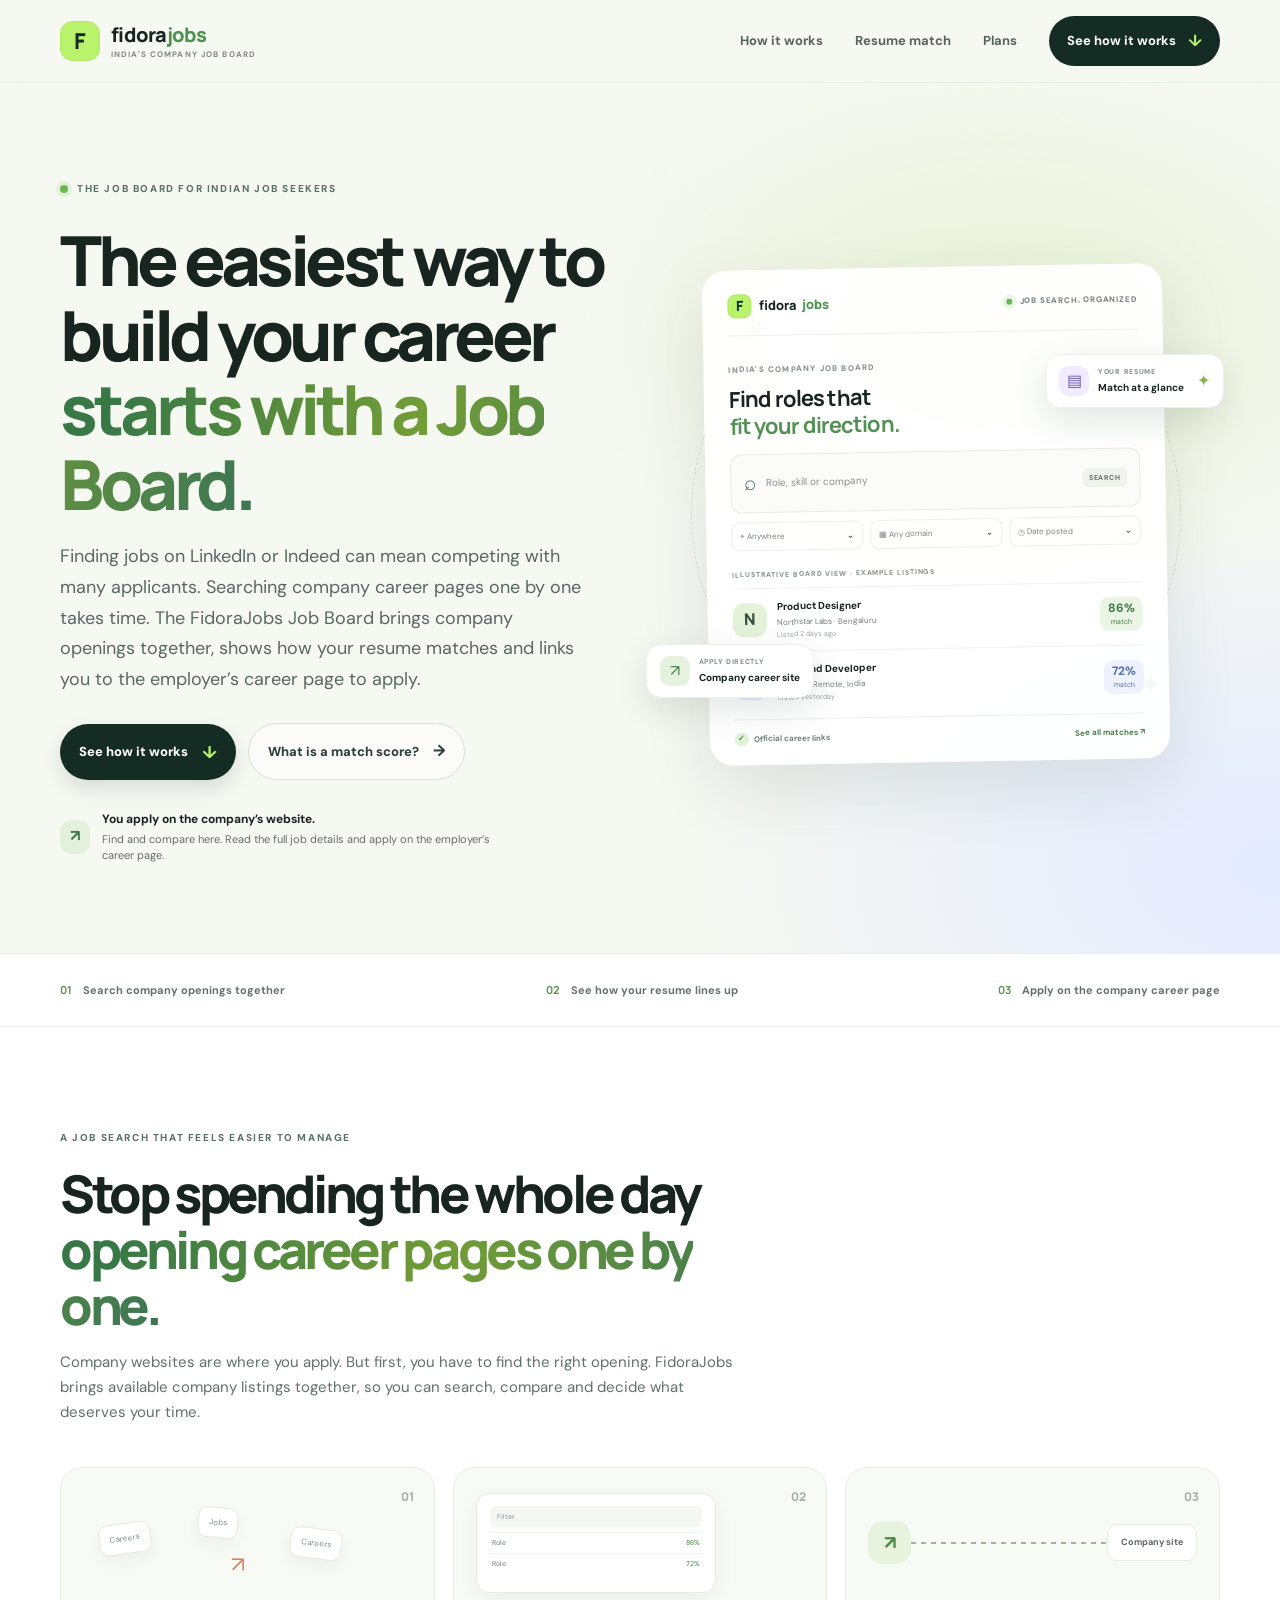
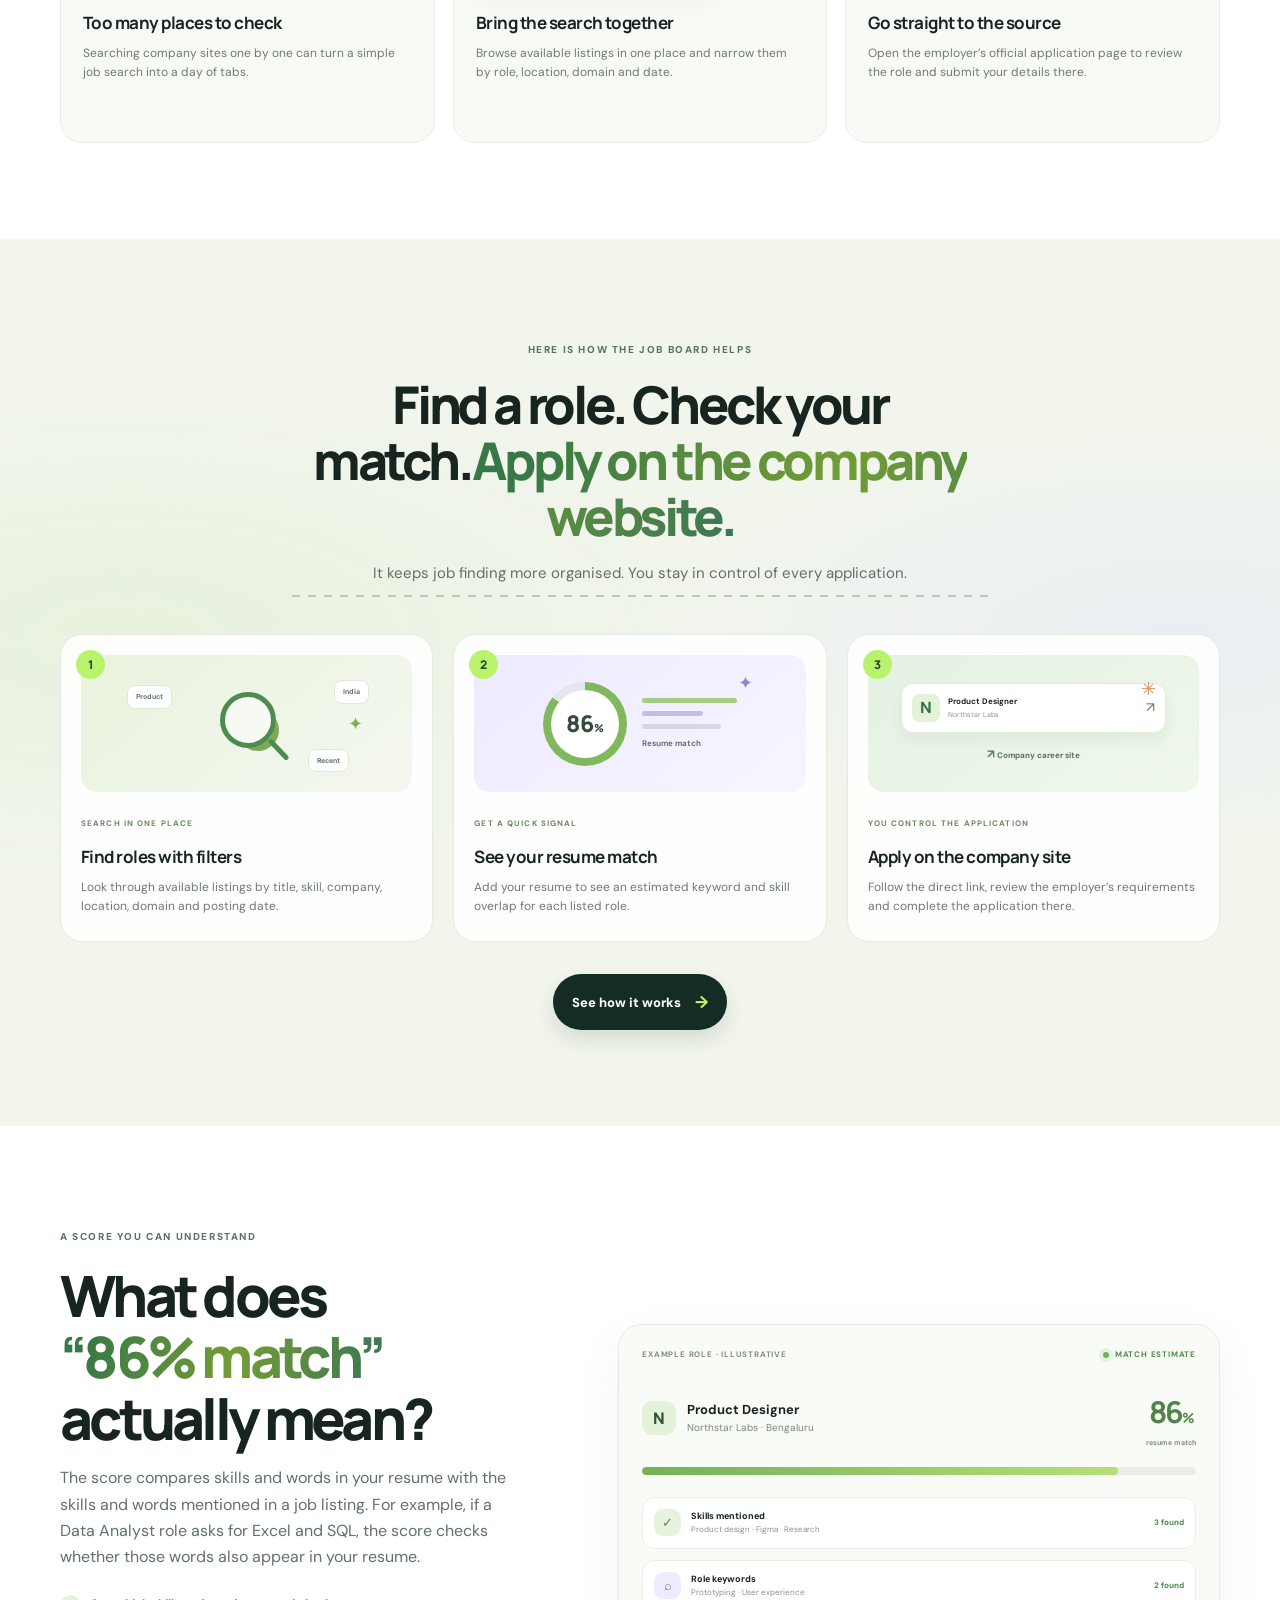
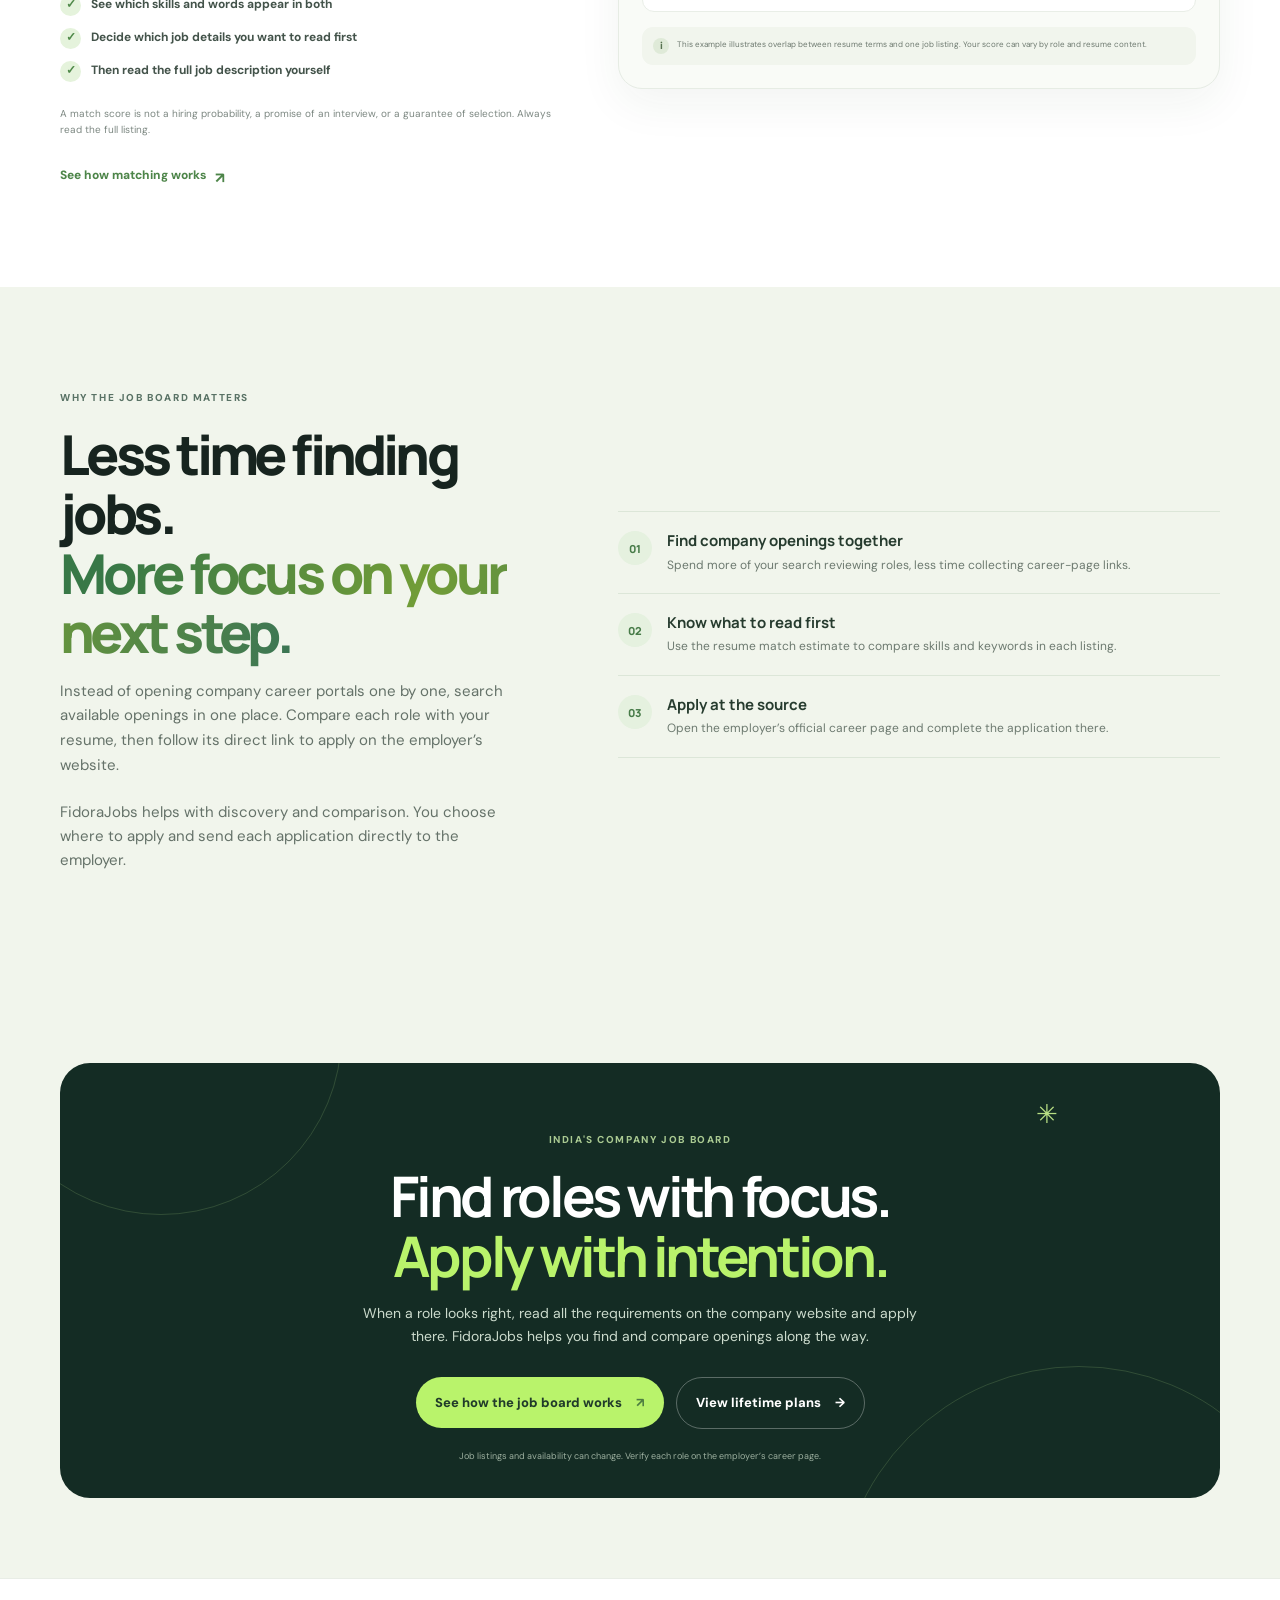
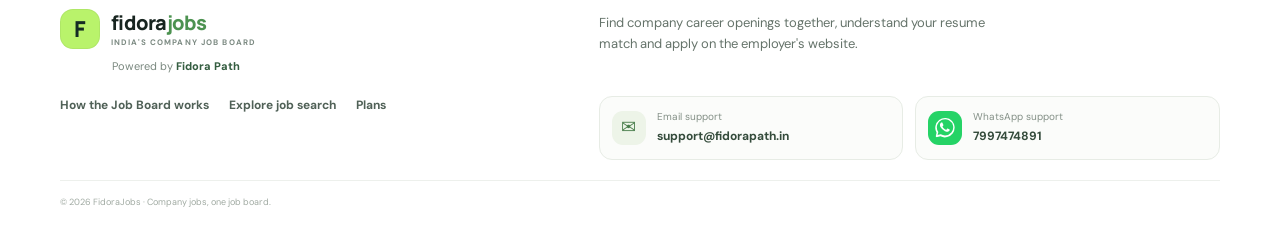
<file: marketing/index.html>
<!doctype html>
<html lang="en">
<head>
<meta charset="utf-8"><meta name="viewport" content="width=device-width,initial-scale=1"><meta name="color-scheme" content="light"><meta name="theme-color" content="#f6f8f2">
<meta name="description" content="For Indian job seekers: find company career openings together, understand your resume match score and apply on the employer’s own career page.">
<title>FidoraJobs — Less searching. A clearer job search.</title>
<link rel="preconnect" href="https://fonts.googleapis.com"><link rel="preconnect" href="https://fonts.gstatic.com" crossorigin><link href="https://fonts.googleapis.com/css2?family=DM+Sans:wght@400;500;600;700&family=Manrope:wght@400;500;600;700;800&display=swap" rel="stylesheet">
<link rel="stylesheet" href="style.css"><link rel="canonical" href="https://jobs.fidorapath.in/"><meta property="og:type" content="website"><meta property="og:site_name" content="FidoraJobs"><meta property="og:title" content="FidoraJobs — One place to find jobs. Direct links to apply."><meta property="og:description" content="Search job listings in one place, see resume match estimates and apply on company career portals."><meta property="og:url" content="https://jobs.fidorapath.in/"><meta name="twitter:card" content="summary"><link rel="icon" type="image/svg+xml" href="assets/favicon.svg">
</head>
<body>
<header class="site-header"><nav class="nav container" aria-label="Main navigation"><a class="brand" href="index.html" aria-label="FidoraJobs home"><span class="brand-mark">F</span><span class="brand-word">fidora<span>jobs</span><small>INDIA'S COMPANY JOB BOARD</small></span></a><button class="menu-toggle" aria-label="Open navigation" aria-expanded="false">☰</button><div class="nav-links"><a href="#how-it-works">How it works</a><a href="#match-score">Resume match</a><a href="pricing.html">Plans</a><a class="nav-cta" href="#how-it-works">See how it works <span>↓</span></a></div></nav></header>
<main>
<section class="hero section-shell"><div class="container hero-grid"><div class="hero-copy reveal"><span class="eyebrow"><i class="pulse-dot"></i> THE JOB BOARD FOR INDIAN JOB SEEKERS</span><h1>The easiest way to build your career<br><span class="text-gradient">starts with a Job Board.</span></h1><p class="hero-lede">Finding jobs on LinkedIn or Indeed can mean competing with many applicants. Searching company career pages one by one takes time. The FidoraJobs Job Board brings company openings together, shows how your resume matches and links you to the employer’s career page to apply.</p><div class="button-row"><a class="button button-primary" href="#how-it-works">See how it works <span>↓</span></a><a class="button button-secondary" href="#match-score">What is a match score? <span>→</span></a></div><div class="hero-note"><span class="note-icon">↗</span><span><strong>You apply on the company’s website.</strong><small>Find and compare here. Read the full job details and apply on the employer’s career page.</small></span></div></div>
<div class="board-scene reveal" aria-label="Illustrative FidoraJobs job board showing search filters, company listings, direct application links and resume match estimates"><div class="scene-orbit orbit-a"></div><div class="scene-orbit orbit-b"></div><div class="scene-star star-a">✳</div><div class="scene-star star-b">✦</div><div class="board-window"><div class="board-topbar"><div class="mini-brand"><span class="brand-mark mini-mark">F</span> fidora<span>jobs</span></div><span class="board-live"><i></i> JOB SEARCH, ORGANIZED</span></div><div class="board-intro"><span>INDIA'S COMPANY JOB BOARD</span><b>Find roles that<br><em>fit your direction.</em></b></div><div class="board-search"><span class="search-icon">⌕</span><span>Role, skill or company</span><span class="search-key">SEARCH</span></div><div class="filter-row"><span>⌖ Anywhere <b>⌄</b></span><span>▦ Any domain <b>⌄</b></span><span>◷ Date posted <b>⌄</b></span></div><div class="sample-label">ILLUSTRATIVE BOARD VIEW · EXAMPLE LISTINGS</div><article class="mini-listing"><div class="company-mark company-green">N</div><div class="listing-copy"><strong>Product Designer</strong><span>Northstar Labs · Bengaluru</span><small>Listed 2 days ago</small></div><div class="score-chip"><b>86%</b><span>match</span></div></article><article class="mini-listing"><div class="company-mark company-lilac">A</div><div class="listing-copy"><strong>Frontend Developer</strong><span>Arcfield · Remote, India</span><small>Listed yesterday</small></div><div class="score-chip score-blue"><b>72%</b><span>match</span></div></article><div class="board-bottom"><span><i class="check-dot">✓</i> Official career links</span><span>See all matches <b>↗</b></span></div></div><div class="float-note note-resume"><span class="float-icon">▤</span><span><small>YOUR RESUME</small><b>Match at a glance</b></span><span class="float-arrow">✦</span></div><div class="float-note note-direct"><span class="float-icon direct-icon">↗</span><span><small>APPLY DIRECTLY</small><b>Company career site</b></span></div></div></div></section>
<section class="trust-strip"><div class="container trust-items"><span><b>01</b> Search company openings together</span><span><b>02</b> See how your resume lines up</span><span><b>03</b> Apply on the company career page</span></div></section>
<section class="section section-pain"><div class="container"><div class="section-heading reveal"><span class="eyebrow">A JOB SEARCH THAT FEELS EASIER TO MANAGE</span><h2>Stop spending the whole day<br><span class="text-gradient">opening career pages one by one.</span></h2><p>Company websites are where you apply. But first, you have to find the right opening. FidoraJobs brings available company listings together, so you can search, compare and decide what deserves your time.</p></div><div class="pain-grid"><article class="pain-card reveal"><span class="step-mark">01</span><div class="icon-illustration tabs-illo"><span>Careers</span><span>Jobs</span><span>Careers</span><i>↗</i></div><h3>Too many places to check</h3><p>Searching company sites one by one can turn a simple job search into a day of tabs.</p></article><article class="pain-card reveal"><span class="step-mark">02</span><div class="icon-illustration board-illo"><span class="tiny-filter">Filter</span><span class="tiny-job">Role <i>86%</i></span><span class="tiny-job">Role <i>72%</i></span></div><h3>Bring the search together</h3><p>Browse available listings in one place and narrow them by role, location, domain and date.</p></article><article class="pain-card reveal"><span class="step-mark">03</span><div class="icon-illustration link-illo"><span class="link-ring">↗</span><span class="link-path"></span><span class="link-destination">Company site</span></div><h3>Go straight to the source</h3><p>Open the employer’s official application page to review the role and submit your details there.</p></article></div></div></section>
<section class="section section-how" id="how-it-works"><div class="container"><div class="section-heading center reveal"><span class="eyebrow">HERE IS HOW THE JOB BOARD HELPS</span><h2>Find a role. Check your match.<span class="text-gradient">Apply on the company website.</span></h2><p>It keeps job finding more organised. You stay in control of every application.</p></div><div class="flow-line" aria-hidden="true"></div><div class="steps-grid"><article class="step-card reveal"><div class="step-number">1</div><div class="step-art art-search"><div class="art-glass"></div><span class="art-pill pill-one">Product</span><span class="art-pill pill-two">India</span><span class="art-pill pill-three">Recent</span><span class="art-spark">✦</span></div><span class="card-kicker">SEARCH IN ONE PLACE</span><h3>Find roles with filters</h3><p>Look through available listings by title, skill, company, location, domain and posting date.</p></article><article class="step-card reveal"><div class="step-number">2</div><div class="step-art art-match"><div class="match-ring-demo"><span>86<small>%</small></span></div><div class="match-lines"><i></i><i></i><i></i><b>Resume match</b></div><span class="match-spark">✦</span></div><span class="card-kicker">GET A QUICK SIGNAL</span><h3>See your resume match</h3><p>Add your resume to see an estimated keyword and skill overlap for each listed role.</p></article><article class="step-card reveal"><div class="step-number">3</div><div class="step-art art-apply"><div class="apply-card-mini"><span class="apply-logo">N</span><span><b>Product Designer</b><small>Northstar Labs</small></span><i>↗</i></div><div class="apply-destination"><span class="destination-arrow">↗</span> Company career site</div><span class="apply-spark">✳</span></div><span class="card-kicker">YOU CONTROL THE APPLICATION</span><h3>Apply on the company site</h3><p>Follow the direct link, review the employer’s requirements and complete the application there.</p></article></div><div class="center-action reveal"><a class="button button-primary" href="#how-it-works">See how it works <span>→</span></a></div></div></section>
<section class="section section-match" id="match-score"><div class="container match-grid"><div class="match-copy reveal"><span class="eyebrow">A SCORE YOU CAN UNDERSTAND</span><h2>What does<br><span class="text-gradient">“86% match”</span><br>actually mean?</h2><p class="match-lede">The score compares skills and words in your resume with the skills and words mentioned in a job listing. For example, if a Data Analyst role asks for Excel and SQL, the score checks whether those words also appear in your resume.</p><ul class="check-list"><li><i>✓</i> See which skills and words appear in both</li><li><i>✓</i> Decide which job details you want to read first</li><li><i>✓</i> Then read the full job description yourself</li></ul><p class="fine-print">A match score is not a hiring probability, a promise of an interview, or a guarantee of selection. Always read the full listing.</p><a class="text-link" href="features.html#resume-match">See how matching works <span>↗</span></a></div><div class="match-explainer reveal"><div class="explainer-top"><span>EXAMPLE ROLE · ILLUSTRATIVE</span><span class="tiny-status"><i></i> MATCH ESTIMATE</span></div><div class="explainer-role"><div class="company-mark company-green">N</div><div><b>Product Designer</b><small>Northstar Labs · Bengaluru</small></div><div class="large-score"><strong>86<small>%</small></strong><span>resume match</span></div></div><div class="score-meter"><span style="--meter:86%"></span></div><div class="match-breakdown"><div><span class="break-icon">✓</span><span><b>Skills mentioned</b><small>Product design · Figma · Research</small></span><strong>3 found</strong></div><div><span class="break-icon break-lilac">⌕</span><span><b>Role keywords</b><small>Prototyping · User experience</small></span><strong>2 found</strong></div></div><div class="score-note"><span>i</span><p>This example illustrates overlap between resume terms and one job listing. Your score can vary by role and resume content.</p></div></div></div></section>
<section class="section section-time" aria-labelledby="time-heading"><div class="container time-grid"><div class="time-copy reveal"><span class="eyebrow">WHY THE JOB BOARD MATTERS</span><h2 id="time-heading">Less time finding jobs.<br><span class="text-gradient">More focus on your next step.</span></h2><p>Instead of opening company career portals one by one, search available openings in one place. Compare each role with your resume, then follow its direct link to apply on the employer’s website.</p><p class="fine-print">FidoraJobs helps with discovery and comparison. You choose where to apply and send each application directly to the employer.</p></div><div class="time-benefits reveal" aria-label="Ways the job board helps"><article><span class="benefit-number">01</span><span><b>Find company openings together</b><small>Spend more of your search reviewing roles, less time collecting career-page links.</small></span></article><article><span class="benefit-number">02</span><span><b>Know what to read first</b><small>Use the resume match estimate to compare skills and keywords in each listing.</small></span></article><article><span class="benefit-number">03</span><span><b>Apply at the source</b><small>Open the employer’s official career page and complete the application there.</small></span></article></div></div></section>
<section class="section section-final"><div class="container final-card reveal"><div class="final-spark">✳</div><span class="eyebrow">INDIA'S COMPANY JOB BOARD</span><h2>Find roles with focus.<br><span>Apply with intention.</span></h2><p>When a role looks right, read all the requirements on the company website and apply there. FidoraJobs helps you find and compare openings along the way.</p><div class="button-row center-actions"><a class="button button-light" href="#how-it-works">See how the job board works <span>↗</span></a><a class="button button-outline-light" href="pricing.html">View lifetime plans <span>→</span></a></div><small class="final-footnote">Job listings and availability can change. Verify each role on the employer’s career page.</small></div></section>
</main>
<footer class="site-footer"><div class="container footer-layout">
  <div class="footer-branding"><a class="brand footer-brand" href="index.html" aria-label="FidoraJobs home"><span class="brand-mark">F</span><span class="brand-word">fidora<span>jobs</span><small>INDIA'S COMPANY JOB BOARD</small></span></a><p class="footer-powered">Powered by <strong>Fidora Path</strong></p></div>
  <p class="footer-intro">Find company career openings together, understand your resume match and apply on the employer's website.</p>
  <nav class="footer-links" aria-label="Footer navigation"><a href="features.html">How the Job Board works</a><a href="discover.html">Explore job search</a><a href="pricing.html">Plans</a></nav>
  <div class="footer-contact" aria-label="Contact FidoraJobs support">
    <a class="footer-contact-link" href="mailto:support@fidorapath.in"><span class="footer-contact-icon" aria-hidden="true">✉</span><span><small>Email support</small><strong>support@fidorapath.in</strong></span></a>
    <a class="footer-contact-link" href="https://wa.me/917997474891" target="_blank" rel="noopener noreferrer"><svg class="whatsapp-icon" viewBox="0 0 24 24" aria-hidden="true"><path d="M20.5 3.5A11.8 11.8 0 0 0 1.9 17.7L.5 23.5l6-1.5A11.8 11.8 0 0 0 20.5 3.5ZM12 21a9.8 9.8 0 0 1-5-1.4l-.4-.2-3.5.9.9-3.4-.2-.4A9.8 9.8 0 1 1 12 21Zm5.4-7.3c-.3-.2-1.8-.9-2.1-1s-.5-.2-.7.2-.8 1-.9 1.1-.3.2-.6.1a8 8 0 0 1-2.4-1.5 9 9 0 0 1-1.6-2c-.2-.3 0-.5.1-.6l.5-.6c.2-.2.2-.3.3-.5.1-.2 0-.4 0-.6s-.7-1.7-1-2.3c-.2-.6-.5-.5-.7-.5h-.6c-.2 0-.5.1-.8.4-.3.3-1 1-1 2.5s1 2.9 1.2 3.1c.1.2 2 3.1 4.9 4.3.7.3 1.2.5 1.6.6.7.2 1.3.2 1.8.1.6-.1 1.8-.7 2-1.4.3-.7.3-1.3.2-1.4s-.2-.2-.5-.3Z"/></svg><span><small>WhatsApp support</small><strong>7997474891</strong></span></a>
  </div>
  <small class="copyright">© <span data-year></span> FidoraJobs · Company jobs, one job board.</small>
</div></footer>
<script src="script.js" defer></script>
</body></html>
</file>
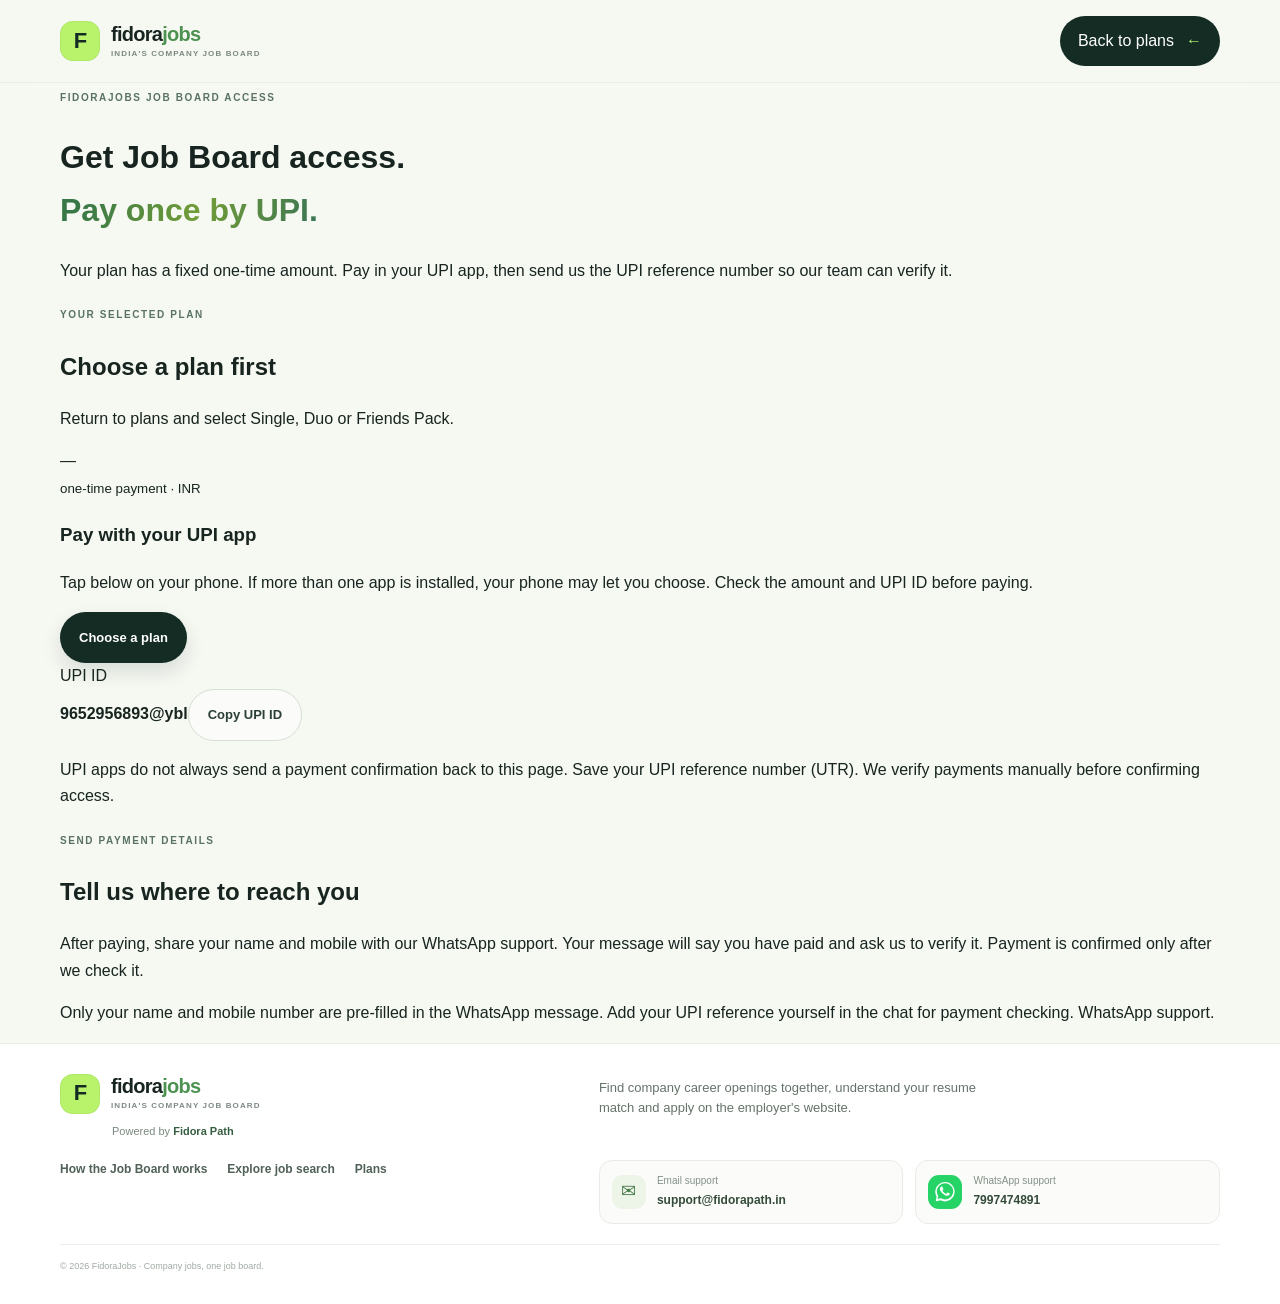
<file: marketing/checkout.html>
<!doctype html>
<html lang="en">
<head>
<meta charset="utf-8"><meta name="viewport" content="width=device-width,initial-scale=1">
<meta name="theme-color" content="#f6f8f2"><meta name="description" content="Choose a FidoraJobs access plan and pay its fixed amount through UPI.">
<title>Secure your FidoraJobs plan</title><link rel="stylesheet" href="style.css"><link rel="icon" type="image/svg+xml" href="assets/favicon.svg">
</head>
<body>
<header class="site-header"><nav class="nav container" aria-label="Main navigation"><a class="brand" href="index.html"><span class="brand-mark">F</span><span class="brand-word">fidora<span>jobs</span><small>INDIA'S COMPANY JOB BOARD</small></span></a><a class="nav-cta" href="pricing.html#plans">Back to plans <span>←</span></a></nav></header>
<main class="checkout-page"><div class="container checkout-wrap">
  <div class="checkout-intro"><span class="eyebrow">FIDORAJOBS JOB BOARD ACCESS</span><h1>Get Job Board access.<br><span class="text-gradient">Pay once by UPI.</span></h1><p>Your plan has a fixed one-time amount. Pay in your UPI app, then send us the UPI reference number so our team can verify it.</p></div>
  <div class="checkout-grid">
    <section class="checkout-card" aria-labelledby="plan-heading"><span class="eyebrow">YOUR SELECTED PLAN</span><h2 id="plan-heading">Single Plan</h2><p id="plan-detail">Lifetime access · 1 member</p><div class="checkout-amount" id="plan-amount">₹499</div><small class="checkout-once">one-time payment · INR</small>
      <div class="checkout-rule"></div><h3>Pay with your UPI app</h3><p class="checkout-help">Tap below on your phone. If more than one app is installed, your phone may let you choose. Check the amount and UPI ID before paying.</p>
      <a class="button button-primary checkout-pay" id="upi-pay" href="#" rel="nofollow">Open UPI app <span>↗</span></a>
      <div class="upi-copy-row"><span>UPI ID<br><strong id="upi-id">9652956893@ybl</strong></span><button class="button button-secondary" type="button" id="copy-upi">Copy UPI ID</button></div>
      <p class="checkout-warning">UPI apps do not always send a payment confirmation back to this page. Save your UPI reference number (UTR). We verify payments manually before confirming access.</p>
    </section>
    <section class="checkout-card checkout-form-card" aria-labelledby="details-heading"><span class="eyebrow">SEND PAYMENT DETAILS</span><h2 id="details-heading">Tell us where to reach you</h2><p class="checkout-help">After paying, share your name and mobile with our WhatsApp support. Your message will say you have paid and ask us to verify it. Payment is confirmed only after we check it.</p>
      <form id="payment-form">
        <label for="buyer-name">Full name</label><input id="buyer-name" name="name" autocomplete="name" required maxlength="100" placeholder="Your name">
        <label for="buyer-phone">Mobile number</label><input id="buyer-phone" name="phone" type="tel" autocomplete="tel" inputmode="tel" required maxlength="16" pattern="(?:\+?91[\s-]?)?[6-9][0-9\s-]{9,13}" placeholder="10-digit Indian mobile number">
        <p class="field-hint">When WhatsApp opens, add your UPI reference (UTR) in the chat yourself if available.</p>
        <label class="checkout-consent"><input type="checkbox" name="consent" required><span>I understand the message is a payment report, not confirmation. Access follows manual payment verification.</span></label>
        <input class="honeypot" type="text" name="company" tabindex="-1" autocomplete="off" aria-hidden="true">
        <button class="button button-primary submit-payment" type="submit">Send on WhatsApp <span>↗</span></button>
        <p class="form-status" id="form-status" role="status" aria-live="polite"></p>
      </form>
      <p class="privacy-note">Only your name and mobile number are pre-filled in the WhatsApp message. Add your UPI reference yourself in the chat for payment checking. <a href="https://wa.me/917997474891">WhatsApp support</a>.</p>
    </section>
  </div>
</div></main>
<footer class="site-footer"><div class="container footer-layout">
  <div class="footer-branding"><a class="brand footer-brand" href="index.html" aria-label="FidoraJobs home"><span class="brand-mark">F</span><span class="brand-word">fidora<span>jobs</span><small>INDIA'S COMPANY JOB BOARD</small></span></a><p class="footer-powered">Powered by <strong>Fidora Path</strong></p></div>
  <p class="footer-intro">Find company career openings together, understand your resume match and apply on the employer's website.</p>
  <nav class="footer-links" aria-label="Footer navigation"><a href="features.html">How the Job Board works</a><a href="discover.html">Explore job search</a><a href="pricing.html">Plans</a></nav>
  <div class="footer-contact" aria-label="Contact FidoraJobs support">
    <a class="footer-contact-link" href="mailto:support@fidorapath.in"><span class="footer-contact-icon" aria-hidden="true">✉</span><span><small>Email support</small><strong>support@fidorapath.in</strong></span></a>
    <a class="footer-contact-link" href="https://wa.me/917997474891" target="_blank" rel="noopener noreferrer"><svg class="whatsapp-icon" viewBox="0 0 24 24" aria-hidden="true"><path d="M20.5 3.5A11.8 11.8 0 0 0 1.9 17.7L.5 23.5l6-1.5A11.8 11.8 0 0 0 20.5 3.5ZM12 21a9.8 9.8 0 0 1-5-1.4l-.4-.2-3.5.9.9-3.4-.2-.4A9.8 9.8 0 1 1 12 21Zm5.4-7.3c-.3-.2-1.8-.9-2.1-1s-.5-.2-.7.2-.8 1-.9 1.1-.3.2-.6.1a8 8 0 0 1-2.4-1.5 9 9 0 0 1-1.6-2c-.2-.3 0-.5.1-.6l.5-.6c.2-.2.2-.3.3-.5.1-.2 0-.4 0-.6s-.7-1.7-1-2.3c-.2-.6-.5-.5-.7-.5h-.6c-.2 0-.5.1-.8.4-.3.3-1 1-1 2.5s1 2.9 1.2 3.1c.1.2 2 3.1 4.9 4.3.7.3 1.2.5 1.6.6.7.2 1.3.2 1.8.1.6-.1 1.8-.7 2-1.4.3-.7.3-1.3.2-1.4s-.2-.2-.5-.3Z"/></svg><span><small>WhatsApp support</small><strong>7997474891</strong></span></a>
  </div>
  <small class="copyright">© <span data-year></span> FidoraJobs · Company jobs, one job board.</small>
</div></footer>
<script src="script.js" defer></script><script>
(() => {
 const plans = {
  single:{name:"Single Plan",detail:"Lifetime access · 1 member",amount:499},
  duo:{name:"Duo Plan",detail:"Lifetime access · 2 members",amount:598},
  friends:{name:"Friends Pack",detail:"Lifetime access · 3 members",amount:297}
 };
 const params = new URLSearchParams(location.search);
 const key = params.get("plan");
 const plan = plans[key];
 const status = document.getElementById("form-status");
 if (!plan) {
   document.getElementById("plan-heading").textContent = "Choose a plan first";
   document.getElementById("plan-detail").textContent = "Return to plans and select Single, Duo or Friends Pack.";
   document.getElementById("plan-amount").textContent = "—";
   document.getElementById("upi-pay").setAttribute("aria-disabled","true");
   document.getElementById("upi-pay").href = "pricing.html#plans";
   document.getElementById("upi-pay").textContent = "Choose a plan";
   document.querySelector("form").hidden = true;
   return;
 }
 document.getElementById("plan-heading").textContent = plan.name;
 document.getElementById("plan-detail").textContent = plan.detail;
 document.getElementById("plan-amount").textContent = "₹" + plan.amount;
 const payUrl = new URL("upi://pay");
 payUrl.search = new URLSearchParams({pa:"9652956893@ybl",pn:"FidoraJobs",am:plan.amount.toFixed(2),cu:"INR",tn:"FidoraJobs "+plan.name}).toString();
 document.getElementById("upi-pay").href = payUrl.toString();
 document.getElementById("copy-upi").addEventListener("click", async () => {
   try { await navigator.clipboard.writeText("9652956893@ybl"); status.textContent = "UPI ID copied. Open your UPI app and enter the fixed plan amount shown above."; }
   catch { status.textContent = "UPI ID: 9652956893@ybl. You can select and copy it."; }
 });
 document.getElementById("payment-form").addEventListener("submit", (event) => {
   event.preventDefault();
   const form = event.currentTarget;
   if (!form.reportValidity()) return;
   const data = Object.fromEntries(new FormData(form).entries());
   const message = [
     "I have made a FidoraJobs UPI payment. Please verify it manually.",
     "",
     "Name: " + data.name,
     "Mobile: " + data.phone
   ].join("\n");
   const whatsapp = new URL("https://wa.me/917997474891");
   whatsapp.searchParams.set("text", message);
   window.location.assign(whatsapp.toString());
 });
})();
</script></body></html>
</file>
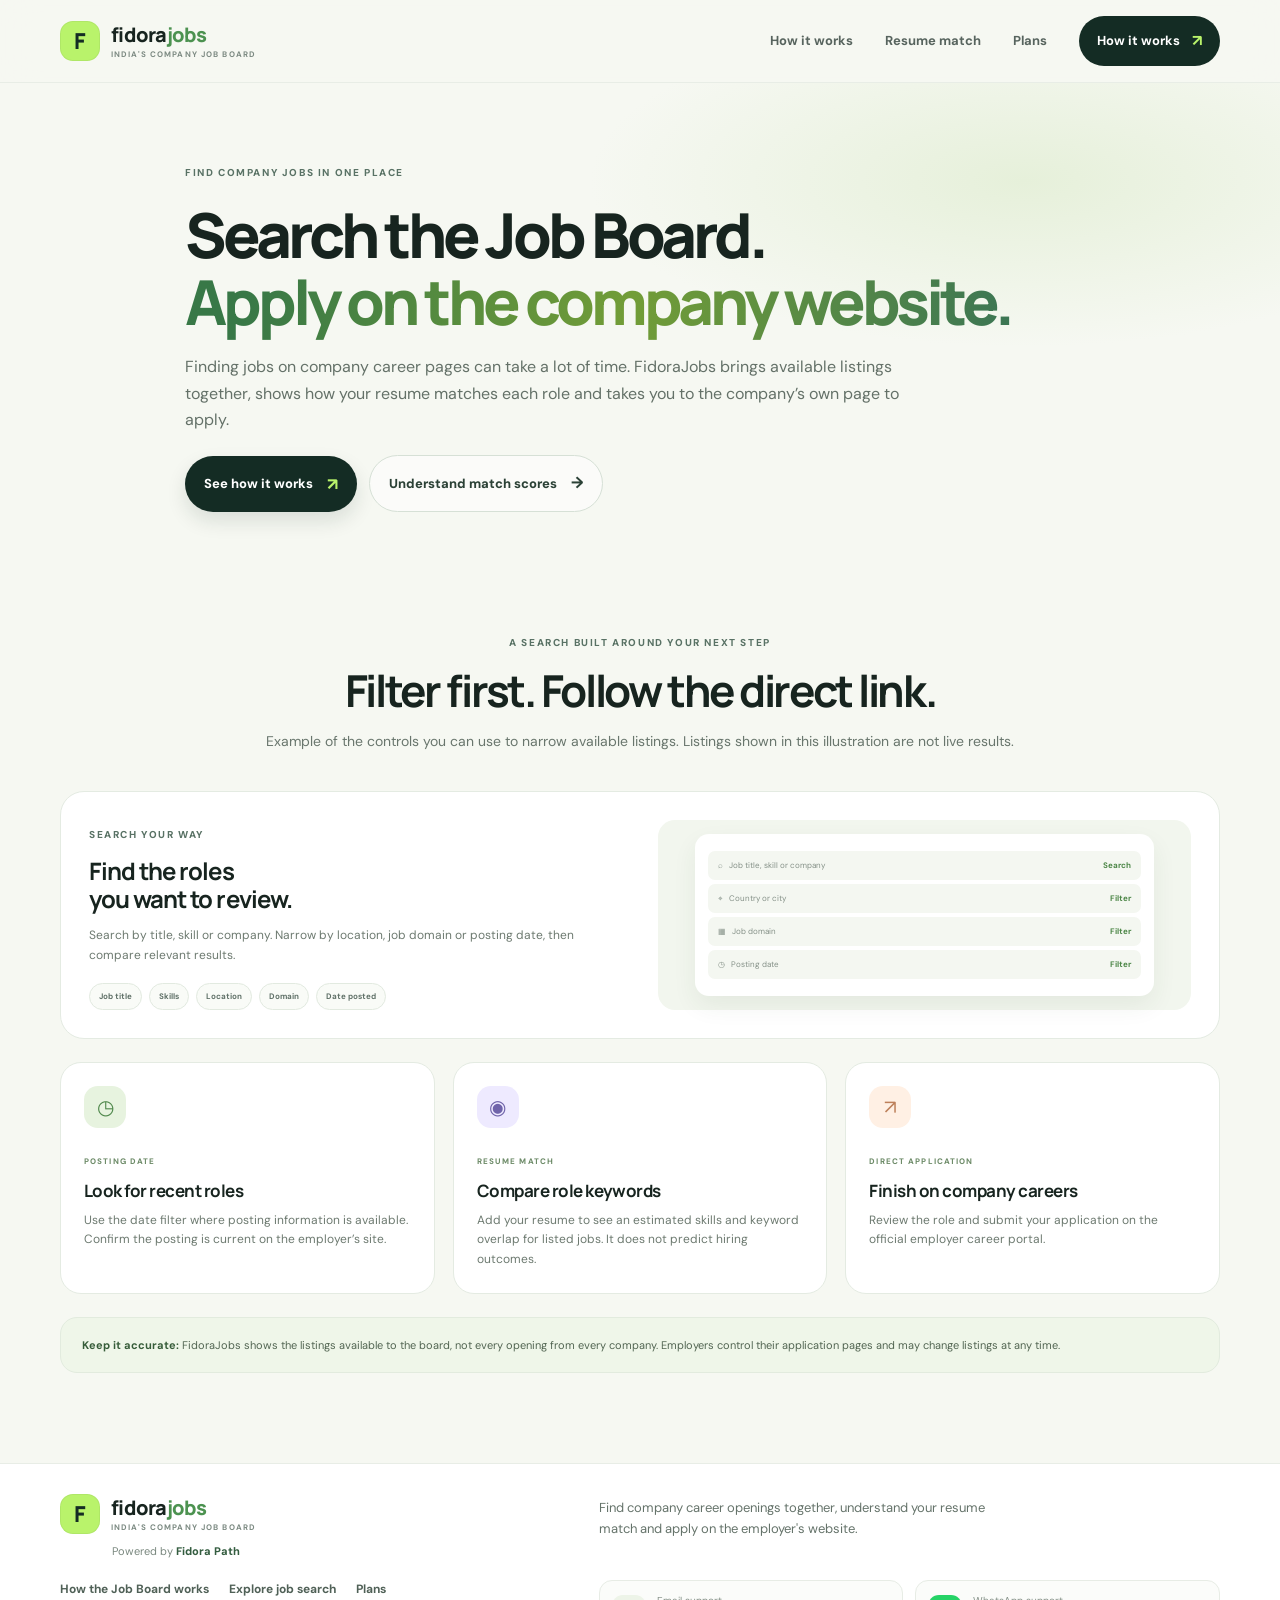
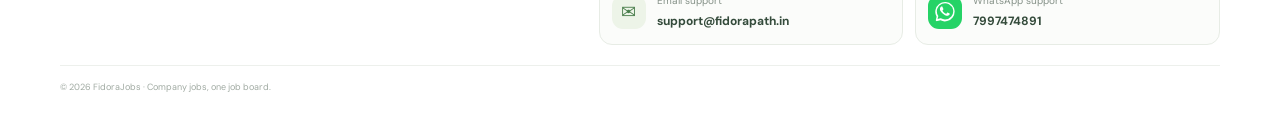
<file: marketing/discover.html>
<!doctype html><html lang="en"><head><meta charset="utf-8"><meta name="viewport" content="width=device-width,initial-scale=1"><meta name="color-scheme" content="light"><meta name="theme-color" content="#f6f8f2"><meta name="description" content="Search available job listings by role, skills, location, domain and date, then apply through direct employer career links with FidoraJobs."><title>Find Jobs — Search Once, Apply Direct</title><link rel="preconnect" href="https://fonts.googleapis.com"><link rel="preconnect" href="https://fonts.gstatic.com" crossorigin><link href="https://fonts.googleapis.com/css2?family=DM+Sans:wght@400;500;600;700&family=Manrope:wght@400;500;600;700;800&display=swap" rel="stylesheet"><link rel="stylesheet" href="style.css"><link rel="canonical" href="https://jobs.fidorapath.in/discover.html"><link rel="icon" type="image/svg+xml" href="assets/favicon.svg"></head><body>
<header class="site-header"><nav class="nav container" aria-label="Main navigation"><a class="brand" href="index.html"><span class="brand-mark">F</span><span class="brand-word">fidora<span>jobs</span><small>INDIA'S COMPANY JOB BOARD</small></span></a><button class="menu-toggle" aria-label="Open navigation" aria-expanded="false">☰</button><div class="nav-links"><a href="index.html#how-it-works">How it works</a><a href="features.html#resume-match">Resume match</a><a href="pricing.html">Plans</a><a class="nav-cta" href="#how-it-works">How it works <span>↗</span></a></div></nav></header>
<main><section class="page-hero"><div class="container"><span class="eyebrow">FIND COMPANY JOBS IN ONE PLACE</span><h1>Search the Job Board.<br><span class="text-gradient">Apply on the company website.</span></h1><p>Finding jobs on company career pages can take a lot of time. FidoraJobs brings available listings together, shows how your resume matches each role and takes you to the company’s own page to apply.</p><div class="button-row"><a class="button button-primary" href="#how-it-works">See how it works <span>↗</span></a><a class="button button-secondary" href="features.html#resume-match">Understand match scores <span>→</span></a></div></div></section>
<section class="page-wrap"><div class="container"><div class="page-heading"><span class="eyebrow">A SEARCH BUILT AROUND YOUR NEXT STEP</span><h2>Filter first. Follow the direct link.</h2><p>Example of the controls you can use to narrow available listings. Listings shown in this illustration are not live results.</p></div><div class="illustration-panel"><div><span class="eyebrow">SEARCH YOUR WAY</span><h3>Find the roles<br>you want to review.</h3><p>Search by title, skill or company. Narrow by location, job domain or posting date, then compare relevant results.</p><div class="feature-tags"><span>Job title</span><span>Skills</span><span>Location</span><span>Domain</span><span>Date posted</span></div></div><div class="panel-art"><div class="search-preview"><span>⌕ &nbsp; Job title, skill or company <b>Search</b></span><span>⌖ &nbsp; Country or city <b>Filter</b></span><span>▦ &nbsp; Job domain <b>Filter</b></span><span>◷ &nbsp; Posting date <b>Filter</b></span></div></div></div>
<div class="feature-cards discover-cards"><article class="feature-card"><span class="feature-icon">◷</span><span class="card-kicker">POSTING DATE</span><h3>Look for recent roles</h3><p>Use the date filter where posting information is available. Confirm the posting is current on the employer’s site.</p></article><article class="feature-card"><span class="feature-icon lilac">◉</span><span class="card-kicker">RESUME MATCH</span><h3>Compare role keywords</h3><p>Add your resume to see an estimated skills and keyword overlap for listed jobs. It does not predict hiring outcomes.</p></article><article class="feature-card"><span class="feature-icon peach">↗</span><span class="card-kicker">DIRECT APPLICATION</span><h3>Finish on company careers</h3><p>Review the role and submit your application on the official employer career portal.</p></article></div>
<div class="callout"><b>Keep it accurate:</b> FidoraJobs shows the listings available to the board, not every opening from every company. Employers control their application pages and may change listings at any time.</div></div></section></main>
<footer class="site-footer"><div class="container footer-layout">
  <div class="footer-branding"><a class="brand footer-brand" href="index.html" aria-label="FidoraJobs home"><span class="brand-mark">F</span><span class="brand-word">fidora<span>jobs</span><small>INDIA'S COMPANY JOB BOARD</small></span></a><p class="footer-powered">Powered by <strong>Fidora Path</strong></p></div>
  <p class="footer-intro">Find company career openings together, understand your resume match and apply on the employer's website.</p>
  <nav class="footer-links" aria-label="Footer navigation"><a href="features.html">How the Job Board works</a><a href="discover.html">Explore job search</a><a href="pricing.html">Plans</a></nav>
  <div class="footer-contact" aria-label="Contact FidoraJobs support">
    <a class="footer-contact-link" href="mailto:support@fidorapath.in"><span class="footer-contact-icon" aria-hidden="true">✉</span><span><small>Email support</small><strong>support@fidorapath.in</strong></span></a>
    <a class="footer-contact-link" href="https://wa.me/917997474891" target="_blank" rel="noopener noreferrer"><svg class="whatsapp-icon" viewBox="0 0 24 24" aria-hidden="true"><path d="M20.5 3.5A11.8 11.8 0 0 0 1.9 17.7L.5 23.5l6-1.5A11.8 11.8 0 0 0 20.5 3.5ZM12 21a9.8 9.8 0 0 1-5-1.4l-.4-.2-3.5.9.9-3.4-.2-.4A9.8 9.8 0 1 1 12 21Zm5.4-7.3c-.3-.2-1.8-.9-2.1-1s-.5-.2-.7.2-.8 1-.9 1.1-.3.2-.6.1a8 8 0 0 1-2.4-1.5 9 9 0 0 1-1.6-2c-.2-.3 0-.5.1-.6l.5-.6c.2-.2.2-.3.3-.5.1-.2 0-.4 0-.6s-.7-1.7-1-2.3c-.2-.6-.5-.5-.7-.5h-.6c-.2 0-.5.1-.8.4-.3.3-1 1-1 2.5s1 2.9 1.2 3.1c.1.2 2 3.1 4.9 4.3.7.3 1.2.5 1.6.6.7.2 1.3.2 1.8.1.6-.1 1.8-.7 2-1.4.3-.7.3-1.3.2-1.4s-.2-.2-.5-.3Z"/></svg><span><small>WhatsApp support</small><strong>7997474891</strong></span></a>
  </div>
  <small class="copyright">© <span data-year></span> FidoraJobs · Company jobs, one job board.</small>
</div></footer><script src="script.js" defer></script></body></html>
</file>
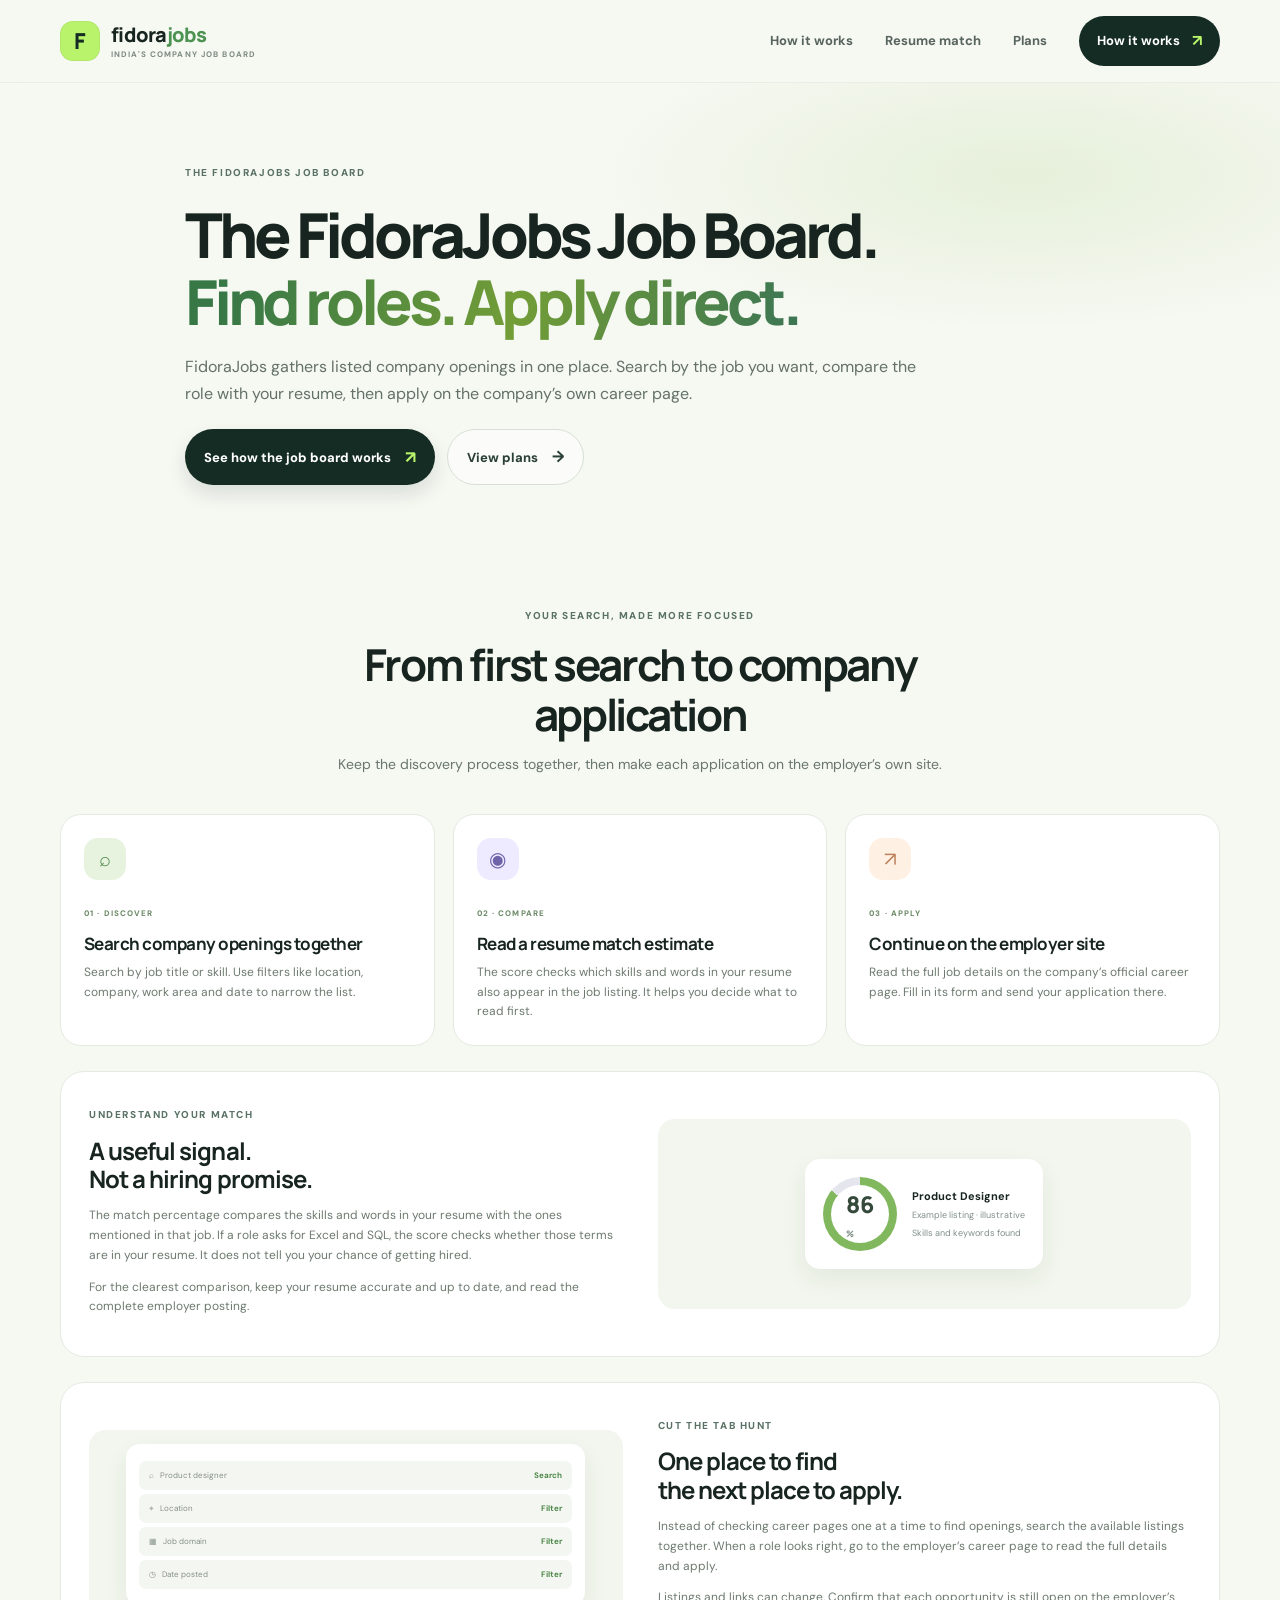
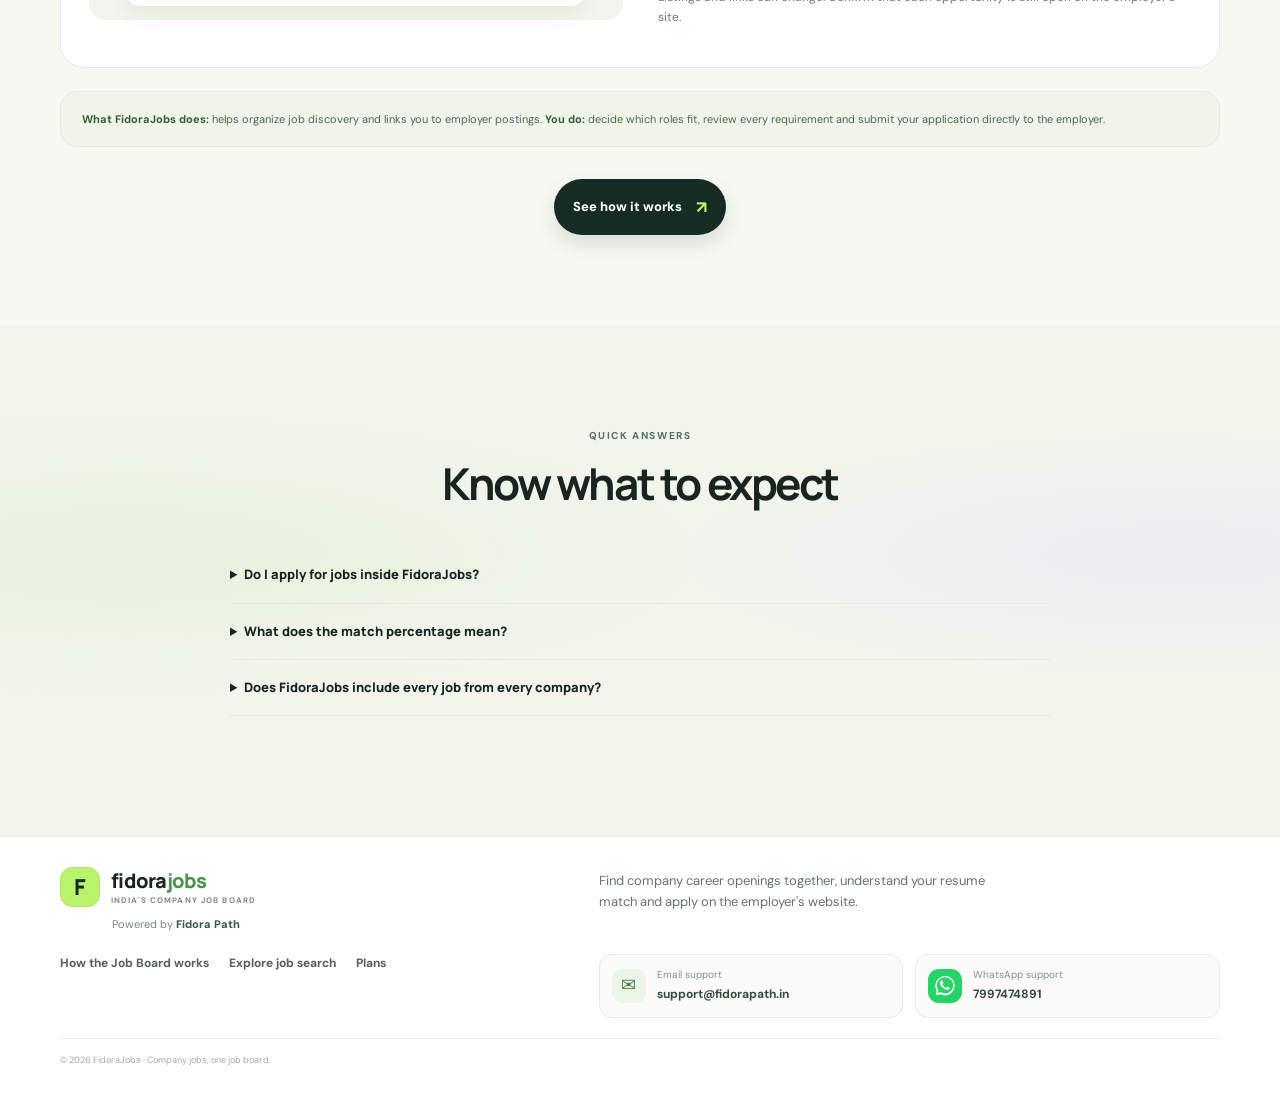
<file: marketing/features.html>
<!doctype html><html lang="en"><head><meta charset="utf-8"><meta name="viewport" content="width=device-width,initial-scale=1"><meta name="color-scheme" content="light"><meta name="theme-color" content="#f6f8f2"><meta name="description" content="See how FidoraJobs brings job discovery, resume match estimates and direct company career links together."><title>How FidoraJobs Works — Search, Match, Apply Direct</title><link rel="preconnect" href="https://fonts.googleapis.com"><link rel="preconnect" href="https://fonts.gstatic.com" crossorigin><link href="https://fonts.googleapis.com/css2?family=DM+Sans:wght@400;500;600;700&family=Manrope:wght@400;500;600;700;800&display=swap" rel="stylesheet"><link rel="stylesheet" href="style.css"><link rel="canonical" href="https://jobs.fidorapath.in/features.html"><link rel="icon" type="image/svg+xml" href="assets/favicon.svg"></head><body>
<header class="site-header"><nav class="nav container" aria-label="Main navigation"><a class="brand" href="index.html"><span class="brand-mark">F</span><span class="brand-word">fidora<span>jobs</span><small>INDIA'S COMPANY JOB BOARD</small></span></a><button class="menu-toggle" aria-label="Open navigation" aria-expanded="false">☰</button><div class="nav-links"><a href="index.html#how-it-works">How it works</a><a href="#resume-match">Resume match</a><a href="pricing.html">Plans</a><a class="nav-cta" href="#how-it-works">How it works <span>↗</span></a></div></nav></header>
<main><section class="page-hero"><div class="container"><span class="eyebrow">THE FIDORAJOBS JOB BOARD</span><h1>The FidoraJobs Job Board.<br><span class="text-gradient">Find roles. Apply direct.</span></h1><p>FidoraJobs gathers listed company openings in one place. Search by the job you want, compare the role with your resume, then apply on the company’s own career page.</p><div class="button-row"><a class="button button-primary" href="#how-it-works">See how the job board works <span>↗</span></a><a class="button button-secondary" href="pricing.html">View plans <span>→</span></a></div></div></section>
<section class="page-wrap"><div class="container"><div class="page-heading"><span class="eyebrow">YOUR SEARCH, MADE MORE FOCUSED</span><h2>From first search to company application</h2><p>Keep the discovery process together, then make each application on the employer’s own site.</p></div><div class="feature-cards"><article class="feature-card"><span class="feature-icon">⌕</span><span class="card-kicker">01 · DISCOVER</span><h3>Search company openings together</h3><p>Search by job title or skill. Use filters like location, company, work area and date to narrow the list.</p></article><article class="feature-card" id="resume-match"><span class="feature-icon lilac">◉</span><span class="card-kicker">02 · COMPARE</span><h3>Read a resume match estimate</h3><p>The score checks which skills and words in your resume also appear in the job listing. It helps you decide what to read first.</p></article><article class="feature-card"><span class="feature-icon peach">↗</span><span class="card-kicker">03 · APPLY</span><h3>Continue on the employer site</h3><p>Read the full job details on the company’s official career page. Fill in its form and send your application there.</p></article></div>
<div class="illustration-panel reveal"><div><span class="eyebrow">UNDERSTAND YOUR MATCH</span><h3>A useful signal.<br>Not a hiring promise.</h3><p>The match percentage compares the skills and words in your resume with the ones mentioned in that job. If a role asks for Excel and SQL, the score checks whether those terms are in your resume. It does not tell you your chance of getting hired.</p><p class="fine-print">For the clearest comparison, keep your resume accurate and up to date, and read the complete employer posting.</p></div><div class="panel-art"><div class="score-preview"><div class="match-ring-demo"><span>86<small>%</small></span></div><span><b>Product Designer</b><small>Example listing · illustrative</small><small>Skills and keywords found</small></span></div></div></div>
<div class="illustration-panel reveal"><div class="panel-art"><div class="search-preview"><span>⌕ &nbsp; Product designer <b>Search</b></span><span>⌖ &nbsp; Location <b>Filter</b></span><span>▦ &nbsp; Job domain <b>Filter</b></span><span>◷ &nbsp; Date posted <b>Filter</b></span></div></div><div><span class="eyebrow">CUT THE TAB HUNT</span><h3>One place to find<br>the next place to apply.</h3><p>Instead of checking career pages one at a time to find openings, search the available listings together. When a role looks right, go to the employer’s career page to read the full details and apply.</p><p class="fine-print">Listings and links can change. Confirm that each opportunity is still open on the employer’s site.</p></div></div>
<div class="callout"><b>What FidoraJobs does:</b> helps organize job discovery and links you to employer postings. <b>You do:</b> decide which roles fit, review every requirement and submit your application directly to the employer.</div>
<div class="center-action"><a class="button button-primary" href="#how-it-works">See how it works <span>↗</span></a></div></div></section>
<section class="section section-how"><div class="container"><div class="page-heading"><span class="eyebrow">QUICK ANSWERS</span><h2>Know what to expect</h2></div><div class="faq-list"><details><summary>Do I apply for jobs inside FidoraJobs?</summary><p>No. FidoraJobs helps you discover listings and provides direct links. You review and submit each application on the employer’s official career website.</p></details><details><summary>What does the match percentage mean?</summary><p>It estimates overlap between skills and keywords in your resume/profile and those found in a job listing. It is not a hiring probability or guarantee. Read the full posting before applying.</p></details><details><summary>Does FidoraJobs include every job from every company?</summary><p>FidoraJobs brings together opportunities available in its listings. Coverage and freshness can vary, so check an employer’s careers page for the latest openings.</p></details></div></div></section>
</main><footer class="site-footer"><div class="container footer-layout">
  <div class="footer-branding"><a class="brand footer-brand" href="index.html" aria-label="FidoraJobs home"><span class="brand-mark">F</span><span class="brand-word">fidora<span>jobs</span><small>INDIA'S COMPANY JOB BOARD</small></span></a><p class="footer-powered">Powered by <strong>Fidora Path</strong></p></div>
  <p class="footer-intro">Find company career openings together, understand your resume match and apply on the employer's website.</p>
  <nav class="footer-links" aria-label="Footer navigation"><a href="features.html">How the Job Board works</a><a href="discover.html">Explore job search</a><a href="pricing.html">Plans</a></nav>
  <div class="footer-contact" aria-label="Contact FidoraJobs support">
    <a class="footer-contact-link" href="mailto:support@fidorapath.in"><span class="footer-contact-icon" aria-hidden="true">✉</span><span><small>Email support</small><strong>support@fidorapath.in</strong></span></a>
    <a class="footer-contact-link" href="https://wa.me/917997474891" target="_blank" rel="noopener noreferrer"><svg class="whatsapp-icon" viewBox="0 0 24 24" aria-hidden="true"><path d="M20.5 3.5A11.8 11.8 0 0 0 1.9 17.7L.5 23.5l6-1.5A11.8 11.8 0 0 0 20.5 3.5ZM12 21a9.8 9.8 0 0 1-5-1.4l-.4-.2-3.5.9.9-3.4-.2-.4A9.8 9.8 0 1 1 12 21Zm5.4-7.3c-.3-.2-1.8-.9-2.1-1s-.5-.2-.7.2-.8 1-.9 1.1-.3.2-.6.1a8 8 0 0 1-2.4-1.5 9 9 0 0 1-1.6-2c-.2-.3 0-.5.1-.6l.5-.6c.2-.2.2-.3.3-.5.1-.2 0-.4 0-.6s-.7-1.7-1-2.3c-.2-.6-.5-.5-.7-.5h-.6c-.2 0-.5.1-.8.4-.3.3-1 1-1 2.5s1 2.9 1.2 3.1c.1.2 2 3.1 4.9 4.3.7.3 1.2.5 1.6.6.7.2 1.3.2 1.8.1.6-.1 1.8-.7 2-1.4.3-.7.3-1.3.2-1.4s-.2-.2-.5-.3Z"/></svg><span><small>WhatsApp support</small><strong>7997474891</strong></span></a>
  </div>
  <small class="copyright">© <span data-year></span> FidoraJobs · Company jobs, one job board.</small>
</div></footer><script src="script.js" defer></script></body></html>
</file>
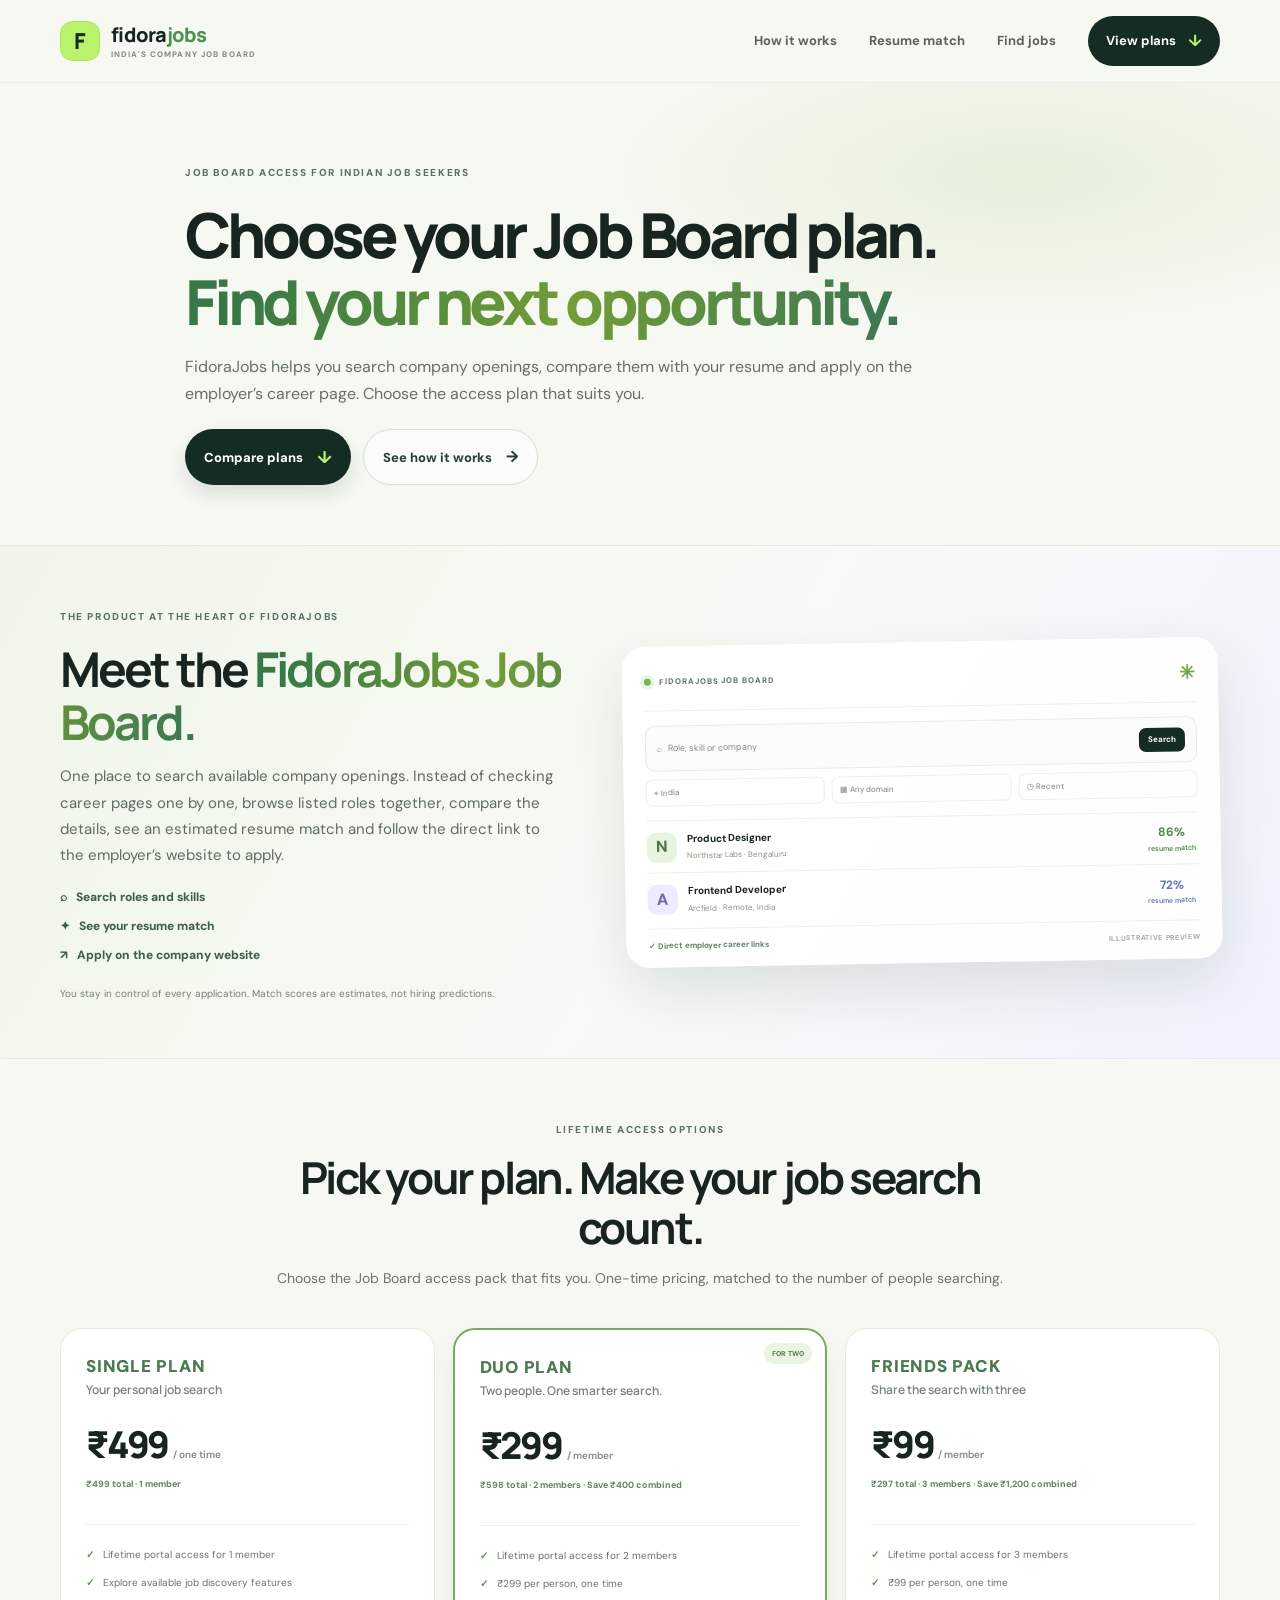
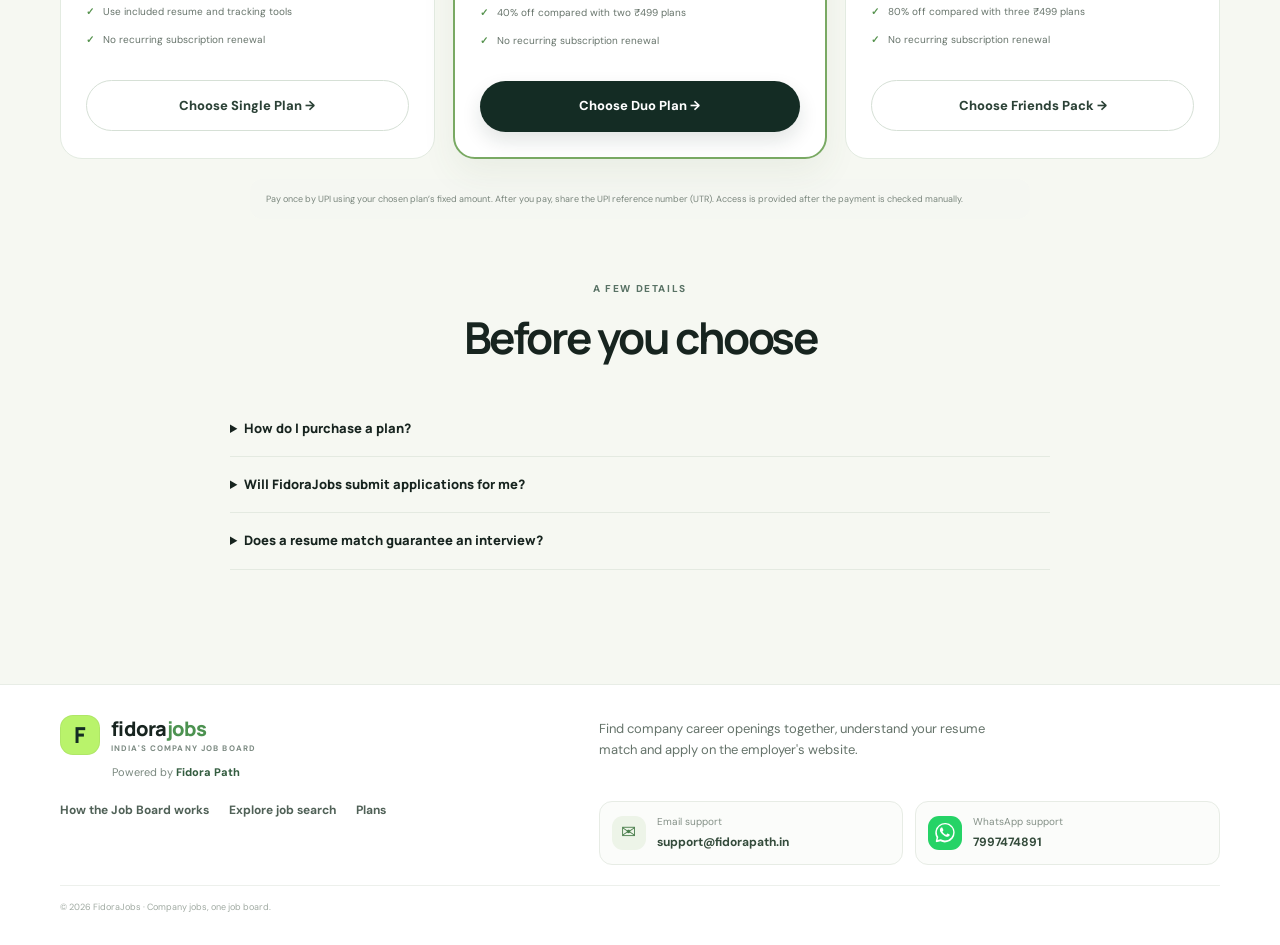
<file: marketing/pricing.html>
<!doctype html><html lang="en"><head><meta charset="utf-8"><meta name="viewport" content="width=device-width,initial-scale=1"><meta name="color-scheme" content="light"><meta name="theme-color" content="#f6f8f2"><meta name="description" content="Choose a FidoraJobs Job Board lifetime access plan for yourself, a duo or a group of three friends."><title>FidoraJobs Plans — Lifetime Access</title><link rel="preconnect" href="https://fonts.googleapis.com"><link rel="preconnect" href="https://fonts.gstatic.com" crossorigin><link href="https://fonts.googleapis.com/css2?family=DM+Sans:wght@400;500;600;700&family=Manrope:wght@400;500;600;700;800&display=swap" rel="stylesheet"><link rel="stylesheet" href="style.css"><link rel="canonical" href="https://jobs.fidorapath.in/pricing.html"><link rel="icon" type="image/svg+xml" href="assets/favicon.svg"></head><body>
<header class="site-header"><nav class="nav container" aria-label="Main navigation"><a class="brand" href="index.html"><span class="brand-mark">F</span><span class="brand-word">fidora<span>jobs</span><small>INDIA'S COMPANY JOB BOARD</small></span></a><button class="menu-toggle" aria-label="Open navigation" aria-expanded="false">☰</button><div class="nav-links"><a href="index.html#how-it-works">How it works</a><a href="features.html#resume-match">Resume match</a><a href="discover.html">Find jobs</a><a class="nav-cta" href="#plans">View plans <span>↓</span></a></div></nav></header>
<main><section class="page-hero"><div class="container"><span class="eyebrow">JOB BOARD ACCESS FOR INDIAN JOB SEEKERS</span><h1>Choose your Job Board plan.<br><span class="text-gradient">Find your next opportunity.</span></h1><p>FidoraJobs helps you search company openings, compare them with your resume and apply on the employer’s career page. Choose the access plan that suits you.</p><div class="button-row"><a class="button button-primary" href="#plans">Compare plans <span>↓</span></a><a class="button button-secondary" href="features.html">See how it works <span>→</span></a></div></div></section>
<section class="jobboard-feature" aria-labelledby="jobboard-heading"><div class="container jobboard-feature-grid"><div class="jobboard-feature-copy"><span class="eyebrow">THE PRODUCT AT THE HEART OF FIDORAJOBS</span><h2 id="jobboard-heading">Meet the <span class="text-gradient">FidoraJobs Job Board.</span></h2><p>One place to search available company openings. Instead of checking career pages one by one, browse listed roles together, compare the details, see an estimated resume match and follow the direct link to the employer’s website to apply.</p><div class="jobboard-points"><span>⌕ &nbsp; Search roles and skills</span><span>✦ &nbsp; See your resume match</span><span>↗ &nbsp; Apply on the company website</span></div><small>You stay in control of every application. Match scores are estimates, not hiring predictions.</small></div><div class="jobboard-art" aria-label="Illustration of the FidoraJobs job board with sample job listings and resume match estimates"><div class="jobboard-art-top"><span><i></i> FIDORAJOBS JOB BOARD</span><b>✳</b></div><div class="jobboard-search"><span>⌕ &nbsp; Role, skill or company</span><b>Search</b></div><div class="jobboard-filter"><span>⌖ India</span><span>▦ Any domain</span><span>◷ Recent</span></div><article class="jobboard-listing"><span class="jobboard-company">N</span><span><b>Product Designer</b><small>Northstar Labs · Bengaluru</small></span><strong>86%<small>resume match</small></strong></article><article class="jobboard-listing"><span class="jobboard-company lilac">A</span><span><b>Frontend Developer</b><small>Arcfield · Remote, India</small></span><strong class="blue">72%<small>resume match</small></strong></article><div class="jobboard-art-footer"><span>✓ Direct employer career links</span><span>ILLUSTRATIVE PREVIEW</span></div></div></div></section>
<section class="page-wrap" id="plans"><div class="container"><div class="page-heading"><span class="eyebrow">LIFETIME ACCESS OPTIONS</span><h2>Pick your plan. Make your job search count.</h2><p>Choose the Job Board access pack that fits you. One-time pricing, matched to the number of people searching.</p></div><div class="pricing-grid"><article class="plan"><span class="plan-name">SINGLE PLAN</span><h3>Your personal job search</h3><div class="plan-price">₹499 <small>/ one time</small></div><div class="plan-total">₹499 total · 1 member</div><ul><li>Lifetime portal access for 1 member</li><li>Explore available job discovery features</li><li>Use included resume and tracking tools</li><li>No recurring subscription renewal</li></ul><a class="button button-secondary" href="checkout.html?plan=single">Choose Single Plan →</a></article><article class="plan featured"><span class="plan-ribbon">FOR TWO</span><span class="plan-name">DUO PLAN</span><h3>Two people. One smarter search.</h3><div class="plan-price">₹299 <small>/ member</small></div><div class="plan-total">₹598 total · 2 members · Save ₹400 combined</div><ul><li>Lifetime portal access for 2 members</li><li>₹299 per person, one time</li><li>40% off compared with two ₹499 plans</li><li>No recurring subscription renewal</li></ul><a class="button button-primary" href="checkout.html?plan=duo">Choose Duo Plan →</a></article><article class="plan"><span class="plan-name">FRIENDS PACK</span><h3>Share the search with three</h3><div class="plan-price">₹99 <small>/ member</small></div><div class="plan-total">₹297 total · 3 members · Save ₹1,200 combined</div><ul><li>Lifetime portal access for 3 members</li><li>₹99 per person, one time</li><li>80% off compared with three ₹499 plans</li><li>No recurring subscription renewal</li></ul><a class="button button-secondary" href="checkout.html?plan=friends">Choose Friends Pack →</a></article></div><div class="plan-fine">Pay once by UPI using your chosen plan’s fixed amount. After you pay, share the UPI reference number (UTR). Access is provided after the payment is checked manually.</div><div class="page-heading" style="margin-top:55px"><span class="eyebrow">A FEW DETAILS</span><h2>Before you choose</h2></div><div class="faq-list"><details><summary>How do I purchase a plan?</summary><p>Choose a plan to open your UPI app with the fixed amount. After paying, send your name and mobile through the prepared WhatsApp message. Add your UPI reference (UTR) in the chat yourself if available. We will confirm access after manually checking the payment.</p></details><details><summary>Will FidoraJobs submit applications for me?</summary><p>You stay in control. FidoraJobs helps you find listings, and you follow each direct link to apply on the employer’s career portal.</p></details><details><summary>Does a resume match guarantee an interview?</summary><p>Your match score is an estimate of the skills and keywords your resume shares with a role. Use it to decide what to explore, then read the full listing on the employer’s site.</p></details></div></div></section></main>
<footer class="site-footer"><div class="container footer-layout">
  <div class="footer-branding"><a class="brand footer-brand" href="index.html" aria-label="FidoraJobs home"><span class="brand-mark">F</span><span class="brand-word">fidora<span>jobs</span><small>INDIA'S COMPANY JOB BOARD</small></span></a><p class="footer-powered">Powered by <strong>Fidora Path</strong></p></div>
  <p class="footer-intro">Find company career openings together, understand your resume match and apply on the employer's website.</p>
  <nav class="footer-links" aria-label="Footer navigation"><a href="features.html">How the Job Board works</a><a href="discover.html">Explore job search</a><a href="pricing.html">Plans</a></nav>
  <div class="footer-contact" aria-label="Contact FidoraJobs support">
    <a class="footer-contact-link" href="mailto:support@fidorapath.in"><span class="footer-contact-icon" aria-hidden="true">✉</span><span><small>Email support</small><strong>support@fidorapath.in</strong></span></a>
    <a class="footer-contact-link" href="https://wa.me/917997474891" target="_blank" rel="noopener noreferrer"><svg class="whatsapp-icon" viewBox="0 0 24 24" aria-hidden="true"><path d="M20.5 3.5A11.8 11.8 0 0 0 1.9 17.7L.5 23.5l6-1.5A11.8 11.8 0 0 0 20.5 3.5ZM12 21a9.8 9.8 0 0 1-5-1.4l-.4-.2-3.5.9.9-3.4-.2-.4A9.8 9.8 0 1 1 12 21Zm5.4-7.3c-.3-.2-1.8-.9-2.1-1s-.5-.2-.7.2-.8 1-.9 1.1-.3.2-.6.1a8 8 0 0 1-2.4-1.5 9 9 0 0 1-1.6-2c-.2-.3 0-.5.1-.6l.5-.6c.2-.2.2-.3.3-.5.1-.2 0-.4 0-.6s-.7-1.7-1-2.3c-.2-.6-.5-.5-.7-.5h-.6c-.2 0-.5.1-.8.4-.3.3-1 1-1 2.5s1 2.9 1.2 3.1c.1.2 2 3.1 4.9 4.3.7.3 1.2.5 1.6.6.7.2 1.3.2 1.8.1.6-.1 1.8-.7 2-1.4.3-.7.3-1.3.2-1.4s-.2-.2-.5-.3Z"/></svg><span><small>WhatsApp support</small><strong>7997474891</strong></span></a>
  </div>
  <small class="copyright">© <span data-year></span> FidoraJobs · Company jobs, one job board.</small>
</div></footer><script src="script.js" defer></script></body></html>
</file>
<file: marketing/style.css>
:root{--ink:#17241f;--muted:#62706a;--soft:#f6f8f2;--paper:#fff;--line:#e5ebe4;--green:#b9f36b;--green-deep:#346a3e;--green-dark:#142c24;--blue:#dfe9ff;--lilac:#e9e3ff;--peach:#ffe7d7;--shadow:0 24px 70px rgba(30,56,43,.11);--round:28px;--font-body:'DM Sans',sans-serif;--font-head:'Manrope',sans-serif}
*{box-sizing:border-box}html{scroll-behavior:smooth;scroll-padding-top:90px}body{margin:0;background:var(--soft);color:var(--ink);font-family:var(--font-body);font-size:16px;line-height:1.65;-webkit-font-smoothing:antialiased}a{color:inherit;text-decoration:none}button,input{font:inherit}.container{width:min(1160px,calc(100% - 48px));margin-inline:auto}.site-header{position:sticky;top:0;z-index:20;background:rgba(246,248,242,.88);backdrop-filter:blur(18px);border-bottom:1px solid rgba(229,235,228,.8)}.nav{min-height:82px;display:flex;align-items:center;justify-content:space-between;gap:30px}.brand{display:flex;align-items:center;gap:11px;font-family:var(--font-head);font-weight:800;letter-spacing:-.045em}.brand-mark{display:grid;place-items:center;width:40px;height:40px;background:var(--green);border-radius:13px;font-size:22px;color:var(--green-dark);box-shadow:inset 0 0 0 1px rgba(20,44,36,.06)}.brand-word{font-size:20px;line-height:1.05}.brand-word>span,.mini-brand>span:last-child{color:#4c9250}.brand-word small{display:block;margin-top:5px;font-family:var(--font-body);font-size:8px;letter-spacing:.14em;color:#7c8a82;font-weight:700}.nav-links{display:flex;align-items:center;gap:32px;font-size:13px;font-weight:700;color:#57645e}.nav-links>a:not(.nav-cta):hover,.footer-links a:hover{color:var(--green-deep)}.nav-cta{display:inline-flex;gap:12px;align-items:center;background:var(--green-dark);color:#fff;padding:12px 18px;border-radius:100px;transition:transform .2s,background .2s}.nav-cta:hover{transform:translateY(-2px);background:#24543d}.nav-cta span{color:var(--green);font-size:16px}.menu-toggle{display:none;border:0;background:transparent;font-size:25px;color:var(--ink);cursor:pointer}.hero{position:relative;overflow:hidden;padding:74px 0 82px;background:radial-gradient(ellipse at 78% 28%,#e8f2d5 0,transparent 31%),radial-gradient(ellipse at 100% 90%,#e3eaff 0,transparent 32%)}.hero-grid{display:grid;grid-template-columns:1fr 1.03fr;gap:42px;align-items:center}.hero-copy{padding:18px 0 8px}.eyebrow{display:inline-flex;align-items:center;gap:9px;font-size:10px;font-weight:800;letter-spacing:.16em;color:#597265}.pulse-dot,.board-live i,.tiny-status i{width:8px;height:8px;border-radius:100%;background:#68b751;box-shadow:0 0 0 4px rgba(104,183,81,.13);animation:pulse 2s infinite}.hero h1,.section-heading h2,.match-copy h2,.time-copy h2,.page-hero h1{font-family:var(--font-head);font-size:clamp(42px,5.5vw,69px);line-height:1.08;letter-spacing:-.065em;margin:22px 0 20px;font-weight:800}.text-gradient{background:linear-gradient(100deg,#387847 8%,#729d37 54%,#3b7554);-webkit-background-clip:text;background-clip:text;color:transparent}.hero-lede{font-size:18px;line-height:1.7;color:#596861;max-width:530px}.button-row{display:flex;align-items:center;gap:12px;flex-wrap:wrap;margin-top:29px}.button{min-height:51px;padding:14px 19px;border-radius:100px;display:inline-flex;align-items:center;justify-content:center;gap:14px;font-size:13px;font-weight:800;transition:transform .2s,box-shadow .2s,background .2s}.button:hover{transform:translateY(-3px)}.button-primary{background:var(--green-dark);color:#fff;box-shadow:0 9px 20px rgba(20,44,36,.12)}.button-primary span{color:var(--green);font-size:17px}.button-primary:hover{background:#27523e;box-shadow:0 14px 27px rgba(20,44,36,.19)}.button-secondary{color:#2b4136;border:1px solid #d6e0d6;background:rgba(255,255,255,.55)}.button-secondary span{font-size:16px}.hero-note{display:flex;align-items:center;gap:12px;margin-top:30px;max-width:440px}.note-icon{width:34px;height:34px;border-radius:12px;display:grid;place-items:center;color:#47784c;background:#e3f0dc;font-weight:800}.hero-note strong,.hero-note small{display:block}.hero-note strong{font-size:12px}.hero-note small{font-size:11px;line-height:1.45;color:var(--muted);margin-top:2px}.board-scene{position:relative;min-height:520px;display:grid;place-items:center}.scene-orbit{position:absolute;border:1px dashed rgba(73,128,86,.2);border-radius:50%;animation:spin 28s linear infinite}.orbit-a{width:490px;height:490px}.orbit-b{width:410px;height:410px;animation-direction:reverse;animation-duration:36s}.scene-star{position:absolute;color:#72a34d;animation:float 4s ease-in-out infinite}.star-a{font-size:25px;top:54px;left:16%}.star-b{font-size:30px;right:10%;bottom:65px;animation-delay:-2s}.board-window{position:relative;z-index:2;width:min(100%,460px);padding:23px 24px 18px;border:1px solid rgba(255,255,255,.88);border-radius:24px;background:rgba(255,255,255,.94);box-shadow:var(--shadow);transform:rotate(-1deg);animation:cardFloat 6s ease-in-out infinite}.board-topbar{display:flex;align-items:center;justify-content:space-between;padding-bottom:17px;border-bottom:1px solid #edf0eb}.mini-brand{display:flex;align-items:center;gap:5px;font-family:var(--font-head);font-size:13px;font-weight:800}.mini-mark{width:24px;height:24px;border-radius:8px;font-size:14px;margin-right:3px}.board-live{font-size:8px;letter-spacing:.1em;color:#74847a;font-weight:800;display:flex;align-items:center;gap:7px}.board-live i{width:6px;height:6px}.board-intro{padding:18px 0 15px}.board-intro>span{font-size:8px;letter-spacing:.15em;font-weight:800;color:#84928a}.board-intro>b{display:block;margin-top:6px;font-family:var(--font-head);font-size:22px;line-height:1.2;letter-spacing:-.04em}.board-intro em{font-style:normal;color:#549055}.board-search{display:flex;align-items:center;gap:10px;padding:11px 12px;border-radius:11px;border:1px solid #e6ebe4;background:#fbfcfa;color:#87928c;font-size:10px}.search-icon{font-size:21px;color:#4b7155}.search-key{margin-left:auto;padding:4px 7px;border-radius:6px;background:#eff3eb;color:#66736a;font-size:7px;letter-spacing:.08em;font-weight:800}.filter-row{display:flex;gap:7px;margin-top:9px}.filter-row>span{flex:1;padding:7px 8px;border:1px solid #ecf0ea;border-radius:8px;color:#7b8780;font-size:8px;white-space:nowrap}.filter-row b{float:right;color:#53645a}.sample-label{margin:18px 0 7px;font-size:7px;letter-spacing:.13em;font-weight:800;color:#85938a}.mini-listing{display:flex;align-items:center;gap:10px;padding:10px 0;border-top:1px solid #f0f2ee}.company-mark{flex:0 0 auto;display:grid;place-items:center;width:34px;height:34px;border-radius:11px;font-family:var(--font-head);font-weight:800;color:#34513d}.company-green{background:#e4f2da}.company-lilac{background:#eee9ff;color:#5e5393}.listing-copy{flex:1;min-width:0}.listing-copy strong,.listing-copy span,.listing-copy small{display:block;white-space:nowrap;overflow:hidden;text-overflow:ellipsis}.listing-copy strong{font-size:10px}.listing-copy span{font-size:8px;color:#707d75;margin-top:1px}.listing-copy small{font-size:7px;color:#9aa39d}.score-chip{display:flex;flex-direction:column;align-items:center;padding:5px 8px;background:#eaf5e4;border-radius:9px;color:#3d7a44;line-height:1.1}.score-chip b{font-size:12px}.score-chip span{font-size:7px;margin-top:3px}.score-blue{background:#eef2ff;color:#546ca6}.board-bottom{display:flex;justify-content:space-between;padding-top:12px;margin-top:5px;border-top:1px solid #edf0eb;color:#718078;font-size:8px;font-weight:700}.board-bottom>span:last-child{color:#4a7d49}.check-dot{display:inline-grid;place-items:center;width:14px;height:14px;margin-right:3px;border-radius:50%;background:#e3f3da;color:#4d8a43;font-style:normal}.float-note{position:absolute;z-index:3;display:flex;align-items:center;gap:9px;padding:11px 13px;background:#fff;border:1px solid #edf0eb;border-radius:15px;box-shadow:0 12px 35px rgba(30,56,43,.12);animation:float 5s ease-in-out infinite}.float-note span:nth-child(2) small,.float-note span:nth-child(2) b{display:block}.float-note span:nth-child(2) small{font-size:7px;letter-spacing:.1em;color:#829087;font-weight:800}.float-note span:nth-child(2) b{font-size:10px;margin-top:2px}.float-icon{width:30px;height:30px;border-radius:10px;display:grid;place-items:center;background:#f0ebff;color:#695bb0}.direct-icon{background:#e5f3de;color:#44824b}.float-arrow{color:#86b351;margin-left:4px}.note-resume{top:100px;right:-4px}.note-direct{bottom:76px;left:-7px;animation-delay:-2s}.trust-strip{background:#fff;border-block:1px solid #e9eee8}.trust-items{min-height:72px;display:flex;align-items:center;justify-content:space-between;gap:18px}.trust-items span{font-size:11px;font-weight:700;color:#657169}.trust-items b{color:#5d944c;margin-right:8px;font-family:var(--font-head)}.section{padding:96px 0}.section-pain{background:#fff}.section-heading{max-width:735px}.section-heading.center{text-align:center;margin-inline:auto}.section-heading h2,.match-copy h2,.time-copy h2{font-size:clamp(36px,4.2vw,52px);margin:16px 0}.section-heading p{font-size:15px;color:var(--muted);max-width:680px}.section-heading.center p{margin-inline:auto}.pain-grid{display:grid;grid-template-columns:repeat(3,1fr);gap:18px;margin-top:42px}.pain-card{position:relative;overflow:hidden;min-height:276px;padding:22px 22px 24px;background:#f8faf6;border:1px solid #e7eee5;border-radius:22px;transition:transform .25s,box-shadow .25s}.pain-card:hover,.step-card:hover{transform:translateY(-5px);box-shadow:0 16px 38px rgba(27,57,38,.09)}.step-mark{position:absolute;right:20px;top:19px;color:#a6b3a8;font-family:var(--font-head);font-size:12px;font-weight:800}.icon-illustration{height:100px;margin:3px 0 16px;position:relative}.tabs-illo>span{position:absolute;padding:8px 10px;border:1px solid #e5eae3;background:#fff;border-radius:9px;font-size:8px;color:#839087;box-shadow:0 7px 13px rgba(32,58,39,.05);animation:tabDrift 3.5s ease-in-out infinite}.tabs-illo>span:nth-child(1){left:5%;top:30px;transform:rotate(-8deg)}.tabs-illo>span:nth-child(2){left:35%;top:14px;transform:rotate(5deg);animation-delay:-1s}.tabs-illo>span:nth-child(3){left:63%;top:35px;transform:rotate(7deg);animation-delay:-2s}.tabs-illo>i{position:absolute;left:45%;top:54px;color:#d48362;font-style:normal;font-size:22px}.board-illo{padding:12px 13px;border:1px solid #e5ebe3;border-radius:13px;background:#fff;max-width:240px;box-shadow:0 8px 20px rgba(40,59,45,.05)}.tiny-filter{display:block;padding:5px 7px;margin-bottom:5px;background:#f5f7f2;border-radius:6px;font-size:7px;color:#849087}.tiny-job{display:flex;justify-content:space-between;padding:4px 2px;border-top:1px solid #f1f3ef;font-size:7px;color:#6c796f}.tiny-job i{font-style:normal;color:#438044}.link-illo{display:flex;align-items:center;padding:30px 0}.link-ring,.link-destination{position:relative;z-index:1;width:43px;height:43px;display:grid;place-items:center;border-radius:15px;background:#e7f3dd;color:#4e8a46;font-size:19px;font-weight:800}.link-destination{width:auto;height:auto;padding:10px 13px;border-radius:10px;background:#fff;border:1px solid #e6ece3;color:#5c6a61;font-size:9px;font-weight:700}.link-path{height:2px;flex:1;background:repeating-linear-gradient(90deg,#9cbb8d 0 5px,transparent 5px 10px)}.pain-card h3,.step-card h3{font-family:var(--font-head);font-size:17px;letter-spacing:-.03em;margin:10px 0 7px}.pain-card p,.step-card p{font-size:12px;line-height:1.65;color:#6e7a72;margin:0}.section-how{position:relative;background:#f1f5ec;overflow:hidden}.section-how:before{content:"";position:absolute;inset:0;background:radial-gradient(ellipse at 10% 45%,rgba(208,235,189,.3),transparent 35%),radial-gradient(ellipse at 92% 45%,rgba(221,224,255,.34),transparent 30%);pointer-events:none}.section-how .container{position:relative}.flow-line{position:absolute;z-index:0;top:260px;left:20%;right:20%;height:2px;background:repeating-linear-gradient(90deg,#b7cfaa 0 8px,transparent 8px 16px)}.steps-grid{display:grid;grid-template-columns:repeat(3,1fr);gap:20px;margin-top:48px}.step-card{position:relative;z-index:1;padding:20px 20px 24px;border:1px solid #e4ebe1;border-radius:22px;background:rgba(255,255,255,.9);transition:transform .25s,box-shadow .25s}.step-number{position:absolute;top:15px;left:15px;z-index:1;width:29px;height:29px;display:grid;place-items:center;border-radius:50%;background:var(--green);color:#274833;font-family:var(--font-head);font-size:12px;font-weight:800}.step-art{height:137px;position:relative;margin-bottom:16px;border-radius:16px;overflow:hidden;background:linear-gradient(145deg,#f1f7e9,#eff4f2)}.art-search{background:linear-gradient(140deg,#e8f3dd,#f4f7ef)}.art-glass{position:absolute;width:56px;height:56px;left:42%;top:37px;border:5px solid #4e8b50;border-radius:50%;background:rgba(255,255,255,.5);box-shadow:10px 10px 0 -7px #7eaa56;animation:glassFloat 4s ease-in-out infinite}.art-glass:after{content:"";position:absolute;width:27px;height:5px;background:#4e8b50;right:-21px;bottom:-9px;transform:rotate(46deg);border-radius:5px}.art-pill{position:absolute;padding:5px 8px;border:1px solid #dfe8d8;border-radius:8px;background:#fff;color:#617266;font-size:7px;font-weight:700;animation:float 3.5s ease-in-out infinite}.pill-one{left:14%;top:30px}.pill-two{right:13%;top:25px;animation-delay:-1s}.pill-three{right:19%;bottom:20px;animation-delay:-2s}.art-spark,.match-spark,.apply-spark{position:absolute;right:15%;top:55px;color:#86ac52;font-size:18px;animation:twinkle 2s infinite}.art-match{display:flex;align-items:center;justify-content:center;gap:15px;background:linear-gradient(140deg,#eeeaff,#f6f5ff)}.match-ring-demo{width:84px;height:84px;border-radius:50%;display:grid;place-items:center;background:conic-gradient(#81b75d 0 86%,#e4e5ed 86% 100%);position:relative;animation:ringIn 1.4s ease-out both}.match-ring-demo:after{content:"";position:absolute;inset:8px;border-radius:50%;background:#fff}.match-ring-demo>span{position:relative;z-index:1;font-family:var(--font-head);font-size:23px;font-weight:800;color:#354a3b}.match-ring-demo small{font-size:11px}.match-lines{display:flex;flex-direction:column;gap:8px}.match-lines i{width:79px;height:5px;background:#d6d5e3;border-radius:5px}.match-lines i:first-child{width:95px;background:#a4cd83}.match-lines i:nth-child(2){width:61px;background:#c2bce7}.match-lines b{font-size:8px;color:#667269}.match-spark{top:14px;right:16%;color:#9287c8}.art-apply{display:flex;flex-direction:column;justify-content:center;align-items:center;gap:12px;background:linear-gradient(145deg,#e4f2e3,#eff7eb)}.apply-card-mini{display:flex;align-items:center;gap:8px;width:80%;padding:10px;border:1px solid #e2eae0;border-radius:12px;background:#fff;box-shadow:0 7px 14px rgba(35,66,41,.06)}.apply-logo{width:28px;height:28px;display:grid;place-items:center;border-radius:8px;background:#e4f2da;color:#3d7345;font-weight:800}.apply-card-mini b,.apply-card-mini small{display:block}.apply-card-mini b{font-size:8px}.apply-card-mini small{font-size:7px;color:#89938c}.apply-card-mini>i{margin-left:auto;color:#4e8a46;font-size:14px;font-style:normal}.apply-destination{font-size:8px;color:#5d6e62;font-weight:700}.destination-arrow{color:#4d8a48;font-size:12px}.apply-spark{top:20px;right:13%;color:#d39363}.card-kicker{font-size:8px;letter-spacing:.14em;color:#6d8b68;font-weight:800}.step-card h3{margin-top:8px}.center-action{display:flex;justify-content:center;margin-top:32px}.section-match{background:#fff}.match-grid{display:grid;grid-template-columns:.9fr 1.1fr;align-items:center;gap:66px}.match-copy h2{font-size:clamp(38px,4.5vw,57px)}.match-lede{font-size:16px;color:#627169;max-width:470px}.check-list{display:grid;gap:12px;margin:24px 0;padding:0;list-style:none}.check-list li{display:flex;align-items:center;gap:10px;font-size:12px;font-weight:700;color:#43534a}.check-list i{font-style:normal;display:grid;place-items:center;width:21px;height:21px;border-radius:50%;background:#e5f3dc;color:#4f8949}.fine-print{font-size:10px;line-height:1.6;color:#7d8882}.text-link{display:inline-flex;gap:9px;margin-top:18px;font-size:12px;color:#4d8549;font-weight:800}.text-link span{font-size:15px}.match-explainer{padding:23px;background:#f9fbf7;border:1px solid #e6ece4;border-radius:24px;box-shadow:0 15px 45px rgba(32,61,40,.06)}.explainer-top{display:flex;justify-content:space-between;align-items:center;font-size:8px;letter-spacing:.1em;font-weight:800;color:#839087}.tiny-status{display:flex;align-items:center;gap:6px;color:#548d4e}.tiny-status i{width:6px;height:6px}.explainer-role{display:flex;align-items:center;gap:11px;margin-top:26px}.explainer-role>div:nth-child(2){flex:1}.explainer-role>div:nth-child(2) b,.explainer-role>div:nth-child(2) small{display:block}.explainer-role>div:nth-child(2) b{font-size:13px}.explainer-role>div:nth-child(2) small{font-size:10px;color:#7a867e}.large-score{text-align:center}.large-score strong{font-family:var(--font-head);font-size:30px;letter-spacing:-.06em;color:#508447}.large-score strong small{font-size:14px}.large-score span{display:block;font-size:7px;color:#7f8b83;font-weight:700}.score-meter{height:8px;margin:18px 0 22px;background:#e8ede5;border-radius:8px;overflow:hidden}.score-meter span{display:block;width:var(--meter);height:100%;border-radius:inherit;background:linear-gradient(90deg,#74b158,#b6df79);animation:meterGrow 1.4s ease-out both}.match-breakdown{display:grid;gap:11px}.match-breakdown>div{display:flex;align-items:center;gap:10px;padding:11px;border:1px solid #e9eee7;border-radius:12px;background:#fff}.break-icon{width:27px;height:27px;display:grid;place-items:center;border-radius:9px;background:#e8f3df;color:#4d8a4b;font-size:13px}.break-lilac{background:#efebff;color:#776ab0}.match-breakdown>div>span:nth-child(2){flex:1}.match-breakdown b,.match-breakdown small{display:block}.match-breakdown b{font-size:9px}.match-breakdown small{font-size:8px;color:#879188}.match-breakdown strong{font-size:8px;color:#4b8750}.score-note{display:flex;align-items:flex-start;gap:8px;padding:11px;margin-top:15px;background:#f1f5ed;border-radius:11px}.score-note>span{width:16px;height:16px;display:grid;place-items:center;flex:0 0 16px;border-radius:50%;background:#dfead8;color:#577250;font-size:10px;font-weight:800}.score-note p{font-size:8px;line-height:1.55;color:#6d796f;margin:0}.section-time{background:#f1f5ec}.time-grid{display:grid;grid-template-columns:.9fr 1.1fr;align-items:center;gap:65px}.time-copy h2{font-size:clamp(38px,4.5vw,55px)}.time-copy>p{max-width:460px;color:#657269;font-size:15px}.time-copy .fine-print{max-width:440px;margin-top:22px}.time-calculator{padding:24px;background:#fff;border:1px solid #e4ebe0;border-radius:22px;box-shadow:0 15px 48px rgba(41,65,45,.07)}.calculator-heading{display:flex;align-items:center;gap:12px;margin-bottom:23px}.calc-icon{width:40px;height:40px;display:grid;place-items:center;border-radius:13px;background:#e8f3df;color:#54864a;font-size:20px}.calculator-heading b,.calculator-heading small{display:block}.calculator-heading b{font-size:13px}.calculator-heading small{font-size:10px;color:#859088}.range-label{display:flex;align-items:center;justify-content:space-between;margin-top:20px;font-size:10px;font-weight:700;color:#58675d}.range-label b{font-family:var(--font-head);font-size:12px;color:#3f7a45}input[type=range]{width:100%;height:5px;margin:11px 0 2px;appearance:none;border-radius:10px;background:linear-gradient(90deg,#8cbd65,#dce9d4);outline:0}input[type=range]::-webkit-slider-thumb{appearance:none;width:17px;height:17px;border:3px solid white;border-radius:50%;background:#477e4a;box-shadow:0 0 0 1px #8bad79,0 3px 7px #0002;cursor:pointer}input[type=range]::-moz-range-thumb{width:12px;height:12px;border:3px solid white;border-radius:50%;background:#477e4a;box-shadow:0 0 0 1px #8bad79,0 3px 7px #0002;cursor:pointer}.range-ends{display:flex;justify-content:space-between;color:#a0aaa2;font-size:8px}.calc-result{display:flex;align-items:center;justify-content:space-between;margin-top:23px;padding:15px 17px;border-radius:14px;background:#eff6e8}.calc-result small,.calc-result strong{display:block}.calc-result small{font-size:8px;letter-spacing:.12em;color:#6e816c;font-weight:800}.calc-result strong{font-family:var(--font-head);font-size:33px;line-height:1.2;color:#427a43}.result-clock{font-size:25px;color:#75a05a}.calc-disclaimer{margin:9px 0 0;color:#8a958d;font-size:8px;line-height:1.5}.section-final{padding:80px 0;background:#f1f5ec}.final-card{position:relative;overflow:hidden;padding:62px 25px 35px;text-align:center;border-radius:30px;background:var(--green-dark);color:#fff}.final-card:before,.final-card:after{content:"";position:absolute;border:1px solid rgba(187,235,140,.17);border-radius:50%;width:360px;height:360px;top:-210px;left:-80px}.final-card:after{width:480px;height:480px;top:auto;left:auto;bottom:-350px;right:-100px}.final-card>*{position:relative;z-index:1}.final-card .eyebrow{color:#aaca92}.final-card h2{margin:15px 0;font-family:var(--font-head);font-size:clamp(38px,5vw,56px);line-height:1.08;letter-spacing:-.06em}.final-card h2 span{color:var(--green)}.final-card p{max-width:590px;margin:0 auto;color:#ccdbcd;font-size:14px}.center-actions{justify-content:center}.button-light{background:var(--green);color:#213b2a}.button-light span{color:#4e7f41}.button-outline-light{border:1px solid rgba(255,255,255,.3);color:#fff}.final-spark{position:absolute!important;top:30px;right:14%;font-size:26px;color:#b8df84;animation:twinkle 2s infinite}.final-footnote{display:block;margin-top:20px;color:#9caf9f;font-size:9px}.site-footer{background:#fff;border-top:1px solid #e8ede6}.footer-row{display:grid;grid-template-columns:auto 1fr auto;align-items:center;gap:14px;padding:27px 0}.footer-row>p{margin:0 0 0 14px;color:#859087;font-size:10px}.footer-links{display:flex;gap:18px;color:#6e7c72;font-size:10px;font-weight:700}.copyright{grid-column:1/-1;color:#a0aaa2;font-size:9px;border-top:1px solid #edf0ec;padding-top:14px}.page-hero{padding:75px 0 60px;background:radial-gradient(ellipse at 80% 20%,#e6f0da 0,transparent 30%)}.page-hero .container{max-width:910px}.page-hero h1{font-size:clamp(42px,5vw,62px);margin:18px 0}.page-hero p{max-width:740px;color:#647168;font-size:16px}.page-hero .button-row{margin-top:22px}.page-wrap{padding:56px 0 90px}.page-heading{max-width:770px;margin:0 auto 38px;text-align:center}.page-heading h2{font-family:var(--font-head);font-size:clamp(32px,4vw,44px);letter-spacing:-.055em;line-height:1.13;margin:12px 0}.page-heading p{color:#69766d;font-size:14px}.feature-cards{display:grid;grid-template-columns:repeat(3,1fr);gap:18px}.feature-card{padding:23px;border:1px solid #e4ebe2;background:#fff;border-radius:21px}.feature-icon{width:42px;height:42px;display:grid;place-items:center;margin-bottom:18px;border-radius:14px;background:#e7f3df;color:#4f884b;font-size:20px}.feature-icon.lilac{background:#eeeaff;color:#6f63aa}.feature-icon.peach{background:#fff0e4;color:#bd805a}.feature-card .card-kicker{font-size:8px}.feature-card h3{font-family:var(--font-head);font-size:17px;line-height:1.3;letter-spacing:-.03em;margin:8px 0}.feature-card p{font-size:12px;color:#6d7a70;margin:0}.illustration-panel{display:grid;grid-template-columns:1fr 1fr;align-items:center;gap:35px;margin-top:25px;padding:28px;border:1px solid #e4ebe2;border-radius:24px;background:#fff}.illustration-panel h3{font-family:var(--font-head);font-size:24px;line-height:1.2;letter-spacing:-.04em;margin:10px 0}.illustration-panel p{font-size:12px;color:#6d7a70}.panel-art{min-height:190px;display:grid;place-items:center;border-radius:17px;background:#f2f6ee}.score-preview{display:flex;align-items:center;gap:15px;padding:18px;background:white;border-radius:15px;box-shadow:0 10px 24px #29412a12}.score-preview .match-ring-demo{width:74px;height:74px}.score-preview b,.score-preview small{display:block}.score-preview b{font-size:11px}.score-preview small{font-size:9px;color:#809087;margin-top:3px}.search-preview{width:86%;padding:13px;background:#fff;border-radius:14px;box-shadow:0 10px 24px #29412a12}.search-preview span{display:block;padding:8px 10px;background:#f4f7f1;border-radius:7px;font-size:8px;color:#849087;margin:4px 0}.search-preview span b{float:right;color:#4c8647}.apply-preview{padding:18px 24px;border:1px solid #e2eae0;border-radius:15px;background:#fff;box-shadow:0 10px 24px #29412a12;font-size:10px;font-weight:700}.apply-preview span{display:block;margin-top:10px;color:#4b854a;font-size:9px}.callout{margin-top:23px;padding:18px 21px;border:1px solid #e2ebde;border-radius:17px;background:#eff6e9;color:#526552;font-size:11px}.callout b{color:#365c39}.faq-list{max-width:820px;margin:24px auto}.faq-list details{padding:17px 0;border-bottom:1px solid #e4eae1}.faq-list summary{cursor:pointer;font-family:var(--font-head);font-size:13px;font-weight:800}.faq-list details p{font-size:11px;color:#6e7c72}.pricing-grid{display:grid;grid-template-columns:repeat(3,1fr);gap:18px;align-items:stretch}.plan{position:relative;padding:25px;border:1px solid #e3ebe1;border-radius:22px;background:#fff}.plan.featured{border:2px solid #79a963;box-shadow:0 15px 35px #42643a12}.plan-name{font-size:8px;letter-spacing:.14em;color:#75877a;font-weight:800}.plan h3{font-family:var(--font-head);font-size:18px;letter-spacing:-.03em;margin:8px 0 17px}.plan-price{font-family:var(--font-head);font-size:37px;font-weight:800;letter-spacing:-.06em}.plan-price small{font-family:var(--font-body);font-size:10px;letter-spacing:0;color:#7f8c83;font-weight:600}.plan-total{min-height:32px;margin:2px 0 15px;color:#668065;font-size:9px;font-weight:700}.plan ul{padding:16px 0 14px;margin:0;list-style:none;border-top:1px solid #edf0eb}.plan li{position:relative;padding:6px 0 6px 17px;font-size:10px;color:#67746b}.plan li:before{content:"✓";position:absolute;left:0;color:#57934f;font-weight:800}.plan .button{width:100%;margin-top:11px}.plan-ribbon{position:absolute;right:13px;top:13px;padding:5px 8px;border-radius:20px;background:#eaf4e2;color:#538048;font-size:7px;font-weight:800}.plan-fine{max-width:780px;margin:20px auto;padding:13px 16px;border-radius:13px;background:#f5f7f2;color:#7b877e;font-size:9px}.button-mail{background:var(--green-dark);color:#fff}.plan-note{font-size:9px;color:#8a958d;margin:12px 0}.reveal{opacity:0;transform:translateY(16px);transition:opacity .7s ease,transform .7s cubic-bezier(.2,.65,.25,1)}.reveal.visible{opacity:1;transform:translateY(0)}
@keyframes pulse{0%,100%{box-shadow:0 0 0 4px rgba(104,183,81,.12)}50%{box-shadow:0 0 0 7px rgba(104,183,81,.04)}}@keyframes spin{to{transform:rotate(360deg)}}@keyframes float{0%,100%{transform:translateY(0)}50%{transform:translateY(-8px)}}@keyframes cardFloat{0%,100%{transform:rotate(-1deg) translateY(0)}50%{transform:rotate(-.5deg) translateY(-8px)}}@keyframes tabDrift{0%,100%{translate:0 0}50%{translate:0 -7px}}@keyframes glassFloat{0%,100%{transform:translate(0,0)}50%{transform:translate(2px,-5px)}}@keyframes twinkle{0%,100%{transform:scale(.85) rotate(0);opacity:.7}50%{transform:scale(1.12) rotate(18deg);opacity:1}}@keyframes ringIn{from{transform:scale(.75);opacity:.2}to{transform:scale(1);opacity:1}}@keyframes meterGrow{from{width:0}to{width:var(--meter)}}
@media(max-width:960px){.nav-links{gap:19px}.hero-grid{grid-template-columns:1fr 1fr;gap:15px}.board-scene{min-height:470px}.board-window{padding:19px;width:min(100%,420px)}.orbit-a{width:410px;height:410px}.orbit-b{width:350px;height:350px}.note-resume{right:-7px}.note-direct{left:-2px}.match-grid,.time-grid{gap:35px}.footer-row{grid-template-columns:auto 1fr}.footer-row>p{margin-left:0}.footer-links{grid-column:1/-1}.copyright{grid-column:1/-1}}
@media(max-width:700px){.container{width:min(100% - 34px,540px)}.nav{min-height:70px}.menu-toggle{display:block}.nav-links{display:none;position:absolute;top:69px;left:0;right:0;padding:14px 18px 18px;background:rgba(250,252,248,.98);border-bottom:1px solid var(--line);box-shadow:0 16px 22px #1d352212;flex-direction:column;align-items:stretch;gap:3px}.nav-links.open{display:flex}.nav-links>a{padding:12px}.nav-links .nav-cta{justify-content:center;margin-top:6px}.hero{padding:48px 0 44px}.hero-grid{grid-template-columns:1fr;gap:10px}.hero h1{font-size:clamp(42px,12vw,58px);margin:16px 0}.hero-lede{font-size:15px}.hero-copy{padding-top:0}.board-scene{min-height:440px;margin:0 -5px}.board-window{width:min(100%,420px);padding:18px}.orbit-a{width:360px;height:360px}.orbit-b{width:300px;height:300px}.note-resume{right:-3px;top:69px}.note-direct{left:-3px;bottom:43px}.trust-items{padding:15px 0;display:grid;grid-template-columns:1fr;gap:8px}.trust-items span{font-size:10px}.section{padding:68px 0}.section-heading h2,.match-copy h2,.time-copy h2{font-size:37px}.section-heading p{font-size:13px}.pain-grid,.steps-grid,.feature-cards,.pricing-grid{grid-template-columns:1fr}.pain-card{min-height:230px}.steps-grid{gap:13px;margin-top:28px}.step-card{padding:17px}.step-art{height:120px}.flow-line{display:none}.match-grid,.time-grid{grid-template-columns:1fr;gap:29px}.match-explainer{padding:17px}.section-final{padding:55px 0}.final-card{padding:50px 20px 28px}.final-card p{font-size:12px}.center-actions .button{width:100%}.footer-row{grid-template-columns:1fr;gap:10px}.footer-row>p{font-size:10px}.footer-links{grid-column:auto;flex-wrap:wrap;gap:15px}.copyright{grid-column:auto}.page-hero{padding:55px 0 35px}.page-hero h1{font-size:42px}.page-hero p{font-size:14px}.page-wrap{padding:38px 0 65px}.illustration-panel{grid-template-columns:1fr;gap:17px;padding:19px}.panel-art{min-height:160px}.plan.featured{order:-1}.plan{padding:22px}}
@media(prefers-reduced-motion:reduce){*,*:before,*:after{scroll-behavior:auto!important;animation-duration:.01ms!important;animation-iteration-count:1!important;transition-duration:.01ms!important}.reveal{opacity:1;transform:none}}
.feature-tags{display:flex;flex-wrap:wrap;gap:7px;margin-top:17px}.feature-tags span{padding:6px 9px;border:1px solid #e2eae0;background:#f9fbf7;color:#607168;border-radius:100px;font-size:8px;font-weight:700}.discover-cards{margin-top:23px}


.jobboard-feature{padding:56px 0;background:linear-gradient(120deg,#eff6e9,#f8faf5 54%,#f0f2ff);border-block:1px solid #e4ebe0}
.jobboard-feature-grid{display:grid;grid-template-columns:.92fr 1.08fr;gap:56px;align-items:center}
.jobboard-feature-copy h2{font-family:var(--font-head);font-size:clamp(34px,4vw,48px);line-height:1.1;letter-spacing:-.06em;margin:14px 0}
.jobboard-feature-copy>p{max-width:560px;color:#5e6c62;font-size:15px;line-height:1.75}
.jobboard-points{display:grid;gap:9px;margin:20px 0;color:#3d6146;font-size:12px;font-weight:800}
.jobboard-feature-copy>small{display:block;color:#758177;font-size:10px;line-height:1.6}
.jobboard-art{position:relative;padding:19px 21px 14px;border:1px solid #fff;border-radius:23px;background:rgba(255,255,255,.94);box-shadow:0 24px 60px rgba(30,56,43,.12);transform:rotate(-1deg);animation:cardFloat 6s ease-in-out infinite}
.jobboard-art-top{display:flex;align-items:center;justify-content:space-between;padding-bottom:13px;border-bottom:1px solid #edf0eb;color:#64776a;font-size:8px;letter-spacing:.12em;font-weight:800}
.jobboard-art-top>span{display:flex;align-items:center;gap:8px}
.jobboard-art-top i{width:7px;height:7px;border-radius:50%;background:#73b45d;box-shadow:0 0 0 4px #eaf5e4}
.jobboard-art-top>b{color:#73a64d;font-size:19px;animation:twinkle 2.5s infinite}
.jobboard-search{display:flex;align-items:center;justify-content:space-between;margin-top:14px;padding:10px 11px;border:1px solid #e7ece5;border-radius:10px;background:#fbfcfa;color:#839087;font-size:9px}
.jobboard-search>b{padding:5px 9px;border-radius:7px;background:var(--green-dark);color:#fff;font-size:8px}
.jobboard-filter{display:flex;gap:7px;margin:8px 0 14px}
.jobboard-filter span{flex:1;padding:6px 7px;border:1px solid #edf0eb;border-radius:7px;color:#78857c;font-size:8px}
.jobboard-listing{display:flex;align-items:center;gap:10px;padding:10px 0;border-top:1px solid #edf0eb;animation:float 5s ease-in-out infinite}
.jobboard-listing:nth-of-type(2){animation-delay:-2.2s}
.jobboard-company{display:grid;place-items:center;width:30px;height:30px;flex:0 0 30px;border-radius:9px;background:#e7f2df;color:#477a47;font-weight:800}
.jobboard-company.lilac{background:#eeeaff;color:#7468aa}
.jobboard-listing>span:nth-child(2){flex:1}
.jobboard-listing b,.jobboard-listing small{display:block}
.jobboard-listing b{font-size:10px}
.jobboard-listing span small{margin-top:2px;color:#879188;font-size:8px}
.jobboard-listing>strong{min-width:55px;text-align:center;color:#4d884b;font-size:12px}
.jobboard-listing>strong.blue{color:#6576ad}
.jobboard-listing>strong small{font-size:7px;font-weight:600}
.jobboard-art-footer{display:flex;align-items:center;justify-content:space-between;padding-top:10px;margin-top:3px;border-top:1px solid #edf0eb;color:#66806a;font-size:8px;font-weight:700}
.jobboard-art-footer span:last-child{color:#a0aaa2;font-size:7px;letter-spacing:.1em}
.plan-name{display:block;margin:2px 0 5px;color:#4b7950;font-size:17px;line-height:1.2;letter-spacing:.045em;font-weight:900}
.plan h3{font-size:12px;line-height:1.45;font-weight:600;color:#78847b;letter-spacing:0;margin:5px 0 15px}
@media(max-width:960px){.jobboard-feature-grid{gap:28px}}
@media(max-width:700px){.jobboard-feature{padding:42px 0}.jobboard-feature-grid{grid-template-columns:1fr;gap:25px}.jobboard-art{padding:15px 14px 12px}.jobboard-feature-copy>p{font-size:13px}.jobboard-art-footer{font-size:7px}.jobboard-art-footer span:last-child{font-size:6px}.plan-name{font-size:16px}.plan h3{font-size:12px}}

.checkout-card form[hidden]{display:none}

/* Footer support contacts and company credit */
.footer-layout{display:grid;grid-template-columns:1fr 1.25fr;align-items:start;gap:20px 42px;padding:30px 0}
.footer-branding{display:grid;justify-items:start;gap:8px}
.footer-branding .brand-word small{font-size:8px}
.footer-powered{margin:0 0 0 52px;color:#7a887f;font-size:11px}
.footer-powered strong{color:#345d40;font-weight:800}
.footer-intro{max-width:410px;margin:4px 0 0;color:#65736a;font-size:13px;line-height:1.6}
.footer-layout .footer-links{display:flex;flex-wrap:wrap;gap:12px 20px;align-items:center;color:#506157;font-size:12px;font-weight:700}
.footer-contact{display:grid;grid-template-columns:repeat(2,minmax(0,1fr));gap:12px}
.footer-contact-link{display:flex;align-items:center;gap:11px;min-width:0;padding:12px;border:1px solid #e7ece5;border-radius:13px;background:#fbfcfa}
.footer-contact-link>span:last-child{min-width:0}
.footer-contact-link small,.footer-contact-link strong{display:block}
.footer-contact-link small{margin-bottom:2px;color:#849087;font-size:10px}
.footer-contact-link strong{overflow-wrap:anywhere;color:#344b3b;font-size:12px}
.footer-contact-icon,.whatsapp-icon{display:grid;place-items:center;width:34px;height:34px;flex:0 0 34px;border-radius:11px;background:#edf4e8;color:#477c49;font-size:18px}
.whatsapp-icon{padding:7px;background:#25d366;color:white;fill:currentColor}
.footer-layout .copyright{grid-column:1/-1;margin-top:0}
@media(max-width:960px){.footer-layout{gap:18px 25px}.footer-contact{grid-template-columns:1fr}.footer-contact-link strong{font-size:11px}}
/* Clearer mobile layouts */
@media(max-width:700px){
 html{overflow-x:clip}
 body{font-size:15px;line-height:1.6}
 .container{width:calc(100% - 30px);max-width:540px}
 .nav{min-height:68px;gap:12px}
 .brand{gap:8px}
 .brand-mark{width:36px;height:36px;border-radius:11px;font-size:20px}
 .brand-word{font-size:18px}
 .brand-word small{font-size:7px;letter-spacing:.1em}
 .menu-toggle{width:44px;height:44px;border-radius:12px;background:#edf4e8;font-size:23px}
 .nav-links{top:67px;padding:12px 15px 16px}
 .nav-links>a{min-height:46px;display:flex;align-items:center;font-size:14px}
 .nav-links .nav-cta{min-height:48px}
 .hero{padding:38px 0 34px}
 .hero-grid{grid-template-columns:1fr;gap:10px}
 .hero-copy{padding:0}
 .eyebrow{font-size:9px;letter-spacing:.12em}
 .hero h1,.page-hero h1{font-size:clamp(35px,10vw,45px);line-height:1.08;letter-spacing:-.055em}
 .hero-lede{font-size:15px;line-height:1.65}
 .button-row{display:grid;grid-template-columns:1fr;gap:10px;margin-top:20px}
 .button-row .button{width:100%;min-height:48px;font-size:13px}
 .hero-note{align-items:flex-start;margin-top:20px}
 .board-scene{min-height:0;margin:5px 0 0;padding:12px 0}
 .scene-orbit,.scene-star,.float-note{display:none}
 .board-window{width:100%;padding:17px 15px;transform:none;animation:none;border-radius:18px}
 .board-intro>b{font-size:21px}
 .filter-row>span{padding:7px 5px;font-size:7px}
 .listing-copy strong{font-size:11px}
 .listing-copy span{font-size:9px}
 .board-bottom{font-size:8px}
 .trust-items{padding:15px 0;gap:9px}
 .trust-items span{font-size:12px;line-height:1.4}
 .section{padding:52px 0}
 .section-heading h2,.match-copy h2,.time-copy h2{font-size:clamp(30px,8vw,36px);line-height:1.12}
 .section-heading p,.match-lede,.time-copy>p{font-size:14px;line-height:1.65}
 .pain-grid,.steps-grid,.feature-cards,.pricing-grid{grid-template-columns:1fr;gap:13px}
 .pain-card{min-height:auto;padding:18px}
 .pain-card h3,.step-card h3{font-size:17px}
 .pain-card p,.step-card p,.feature-card p{font-size:13px;line-height:1.6}
 .icon-illustration{height:82px}
 .step-card{padding:18px}
 .step-art{height:112px}
 .flow-line{display:none}
 .match-grid,.time-grid,.jobboard-feature-grid{grid-template-columns:1fr;gap:23px}
 .match-explainer,.time-calculator{padding:17px}
 .match-breakdown small{font-size:9px}
 .match-breakdown b{font-size:10px}
 .section-final{padding:38px 0}
 .final-card{padding:42px 18px 24px;border-radius:22px}
 .final-card h2{font-size:clamp(31px,8vw,38px)}
 .final-card p{font-size:13px;line-height:1.6}
 .center-actions .button{width:100%}
 .page-hero{padding:42px 0 31px}
 .page-hero h1{font-size:clamp(34px,9.5vw,43px);margin:14px 0}
 .page-hero p{font-size:14px;line-height:1.65}
 .page-hero .button-row{display:grid}
 .page-wrap{padding:32px 0 52px}
 .page-heading{margin-bottom:25px}
 .page-heading h2{font-size:clamp(28px,7.6vw,35px);line-height:1.14}
 .page-heading p{font-size:13px;line-height:1.6}
 .feature-card{padding:19px}
 .feature-card h3{font-size:16px}
 .illustration-panel{grid-template-columns:1fr;gap:15px;margin-top:15px;padding:18px;border-radius:19px}
 .illustration-panel h3{font-size:22px}
 .illustration-panel p{font-size:13px;line-height:1.6}
 .panel-art{min-height:145px}
 .score-preview{gap:10px;padding:13px}
 .faq-list{margin:18px auto}
 .faq-list details{padding:15px 0}
 .faq-list summary{font-size:14px;line-height:1.45}
 .faq-list details p{font-size:13px;line-height:1.65}
 .plan{padding:21px;border-radius:18px}
 .plan-name{font-size:17px}
 .plan h3{font-size:14px}
 .plan-price{font-size:34px}
 .plan-total{font-size:11px}
 .plan li{font-size:12px;line-height:1.5}
 .plan .button{min-height:48px}
 .jobboard-feature{padding:38px 0}
 .jobboard-feature-copy h2{font-size:clamp(30px,8vw,38px)}
 .jobboard-feature-copy>p{font-size:14px;line-height:1.65}
 .jobboard-art{padding:15px 13px 12px;transform:none;animation:none}
 .jobboard-filter span{font-size:8px}
 .jobboard-art-footer{font-size:8px}
 .jobboard-art-footer span:last-child{font-size:7px}
 .checkout-page{padding:32px 0 46px}
 .checkout-intro{margin-bottom:22px;text-align:left}
 .checkout-intro h1{font-size:clamp(34px,9vw,42px)}
 .checkout-intro p{font-size:14px;line-height:1.6}
 .checkout-grid{grid-template-columns:1fr;gap:13px}
 .checkout-card{padding:19px;border-radius:18px}
 .checkout-card h2{font-size:21px}
 .checkout-card>p{font-size:13px}
 .checkout-form-card input:not([type=checkbox]){min-height:48px;font-size:16px}
 .checkout-form-card label:not(.checkout-consent){font-size:12px}
 .checkout-consent{font-size:12px}
 .checkout-warning{font-size:11px!important}
 .footer-layout{grid-template-columns:1fr;gap:16px;padding:24px 0}
 .footer-branding{gap:7px}
 .footer-powered{margin-left:44px;font-size:12px}
 .footer-intro{font-size:13px}
 .footer-layout .footer-links{display:grid;grid-template-columns:1fr 1fr;gap:10px}
 .footer-layout .footer-links a{min-height:42px;display:flex;align-items:center;padding:8px 10px;border:1px solid #e6ece4;border-radius:10px}
 .footer-contact{grid-template-columns:1fr;gap:9px}
 .footer-contact-link{min-height:58px;padding:11px}
 .footer-contact-link strong{font-size:13px}
 .footer-layout .copyright{padding-top:13px;font-size:10px}
}
@media(prefers-reduced-motion:reduce){.board-window,.jobboard-art,.jobboard-listing{animation:none!important;transform:none!important}}


/* Mobile-first presentation: keep the marketing site editorial and easy to scan. */
.time-benefits{display:grid;gap:0;border-top:1px solid #dce6d8}
.time-benefits article{display:flex;align-items:flex-start;gap:15px;padding:19px 0;border-bottom:1px solid #dce6d8}
.benefit-number{flex:0 0 34px;width:34px;height:34px;display:grid;place-items:center;border-radius:50%;background:#e5f1df;color:#477b48;font:800 11px var(--font-head)}
.time-benefits article>span:last-child{display:block}
.time-benefits b,.time-benefits small{display:block}
.time-benefits b{font:700 15px/1.35 var(--font-head);color:#263b2e}
.time-benefits small{margin-top:4px;font-size:12px;line-height:1.55;color:#6d7a70}
@media(max-width:960px){
 .container{width:min(100% - 42px,900px)}
 .hero-grid{grid-template-columns:1fr .92fr;gap:22px}
 .match-grid,.time-grid{gap:34px}
 .jobboard-feature-grid{gap:30px}
 .footer-layout{gap:18px 28px}
}
@media(max-width:700px){
 html{scroll-padding-top:18px}
 body{overflow-x:hidden}
 .container{width:calc(100% - 36px);max-width:560px}
 .site-header{position:relative;background:#fff;backdrop-filter:none}
 .nav{min-height:68px;gap:12px}
 .brand{gap:9px}
 .brand-mark{width:36px;height:36px;border-radius:11px;font-size:20px}
 .brand-word{font-size:18px}
 .menu-toggle{width:44px;height:44px;display:grid;place-items:center;border:1px solid #e3eae1;border-radius:50%;background:#fff;font-size:21px}
 .nav-links{top:68px;padding:8px 18px 16px;background:#fff;border-bottom:1px solid #e6ece4;box-shadow:0 14px 22px rgba(30,56,43,.09)}
 .nav-links>a{min-height:45px;display:flex;align-items:center;padding:10px 2px;border-bottom:1px solid #edf0eb}
 .nav-links>a:last-child{border-bottom:0}
 .nav-links .nav-cta{justify-content:center;margin-top:10px;padding:12px 16px;border-radius:999px}
 .hero{padding:42px 0 36px}
 .hero-grid{grid-template-columns:1fr;gap:16px}
 .hero-copy{padding:0}
 .hero h1,.page-hero h1{font-size:clamp(37px,10.4vw,49px);line-height:1.07;letter-spacing:-.055em}
 .hero h1{margin:15px 0 17px}
 .hero-lede{font-size:16px;line-height:1.65;max-width:none}
 .button-row{gap:10px;margin-top:22px}
 .hero .button-row .button{flex:1 1 170px}
 .page-hero .button-row{display:flex;flex-wrap:wrap}
 .page-hero .button-row .button{flex:1 1 175px}
 .board-scene{min-height:0;margin:0;padding:5px 0 0;overflow:visible}
 .board-window{width:100%;max-width:520px;padding:17px 16px 14px;border-radius:18px;transform:none;animation:none;box-shadow:0 10px 26px rgba(30,56,43,.08)}
 .scene-orbit,.scene-star,.float-note{display:none}
 .board-topbar{gap:8px}
 .board-live{font-size:7px;letter-spacing:.07em}
 .board-intro{padding:15px 0 12px}
 .board-intro>b{font-size:21px}
 .filter-row{gap:6px}
 .filter-row>span{font-size:8px}
 .trust-items{min-height:0;display:grid;grid-template-columns:1fr;gap:8px;padding:16px 0}
 .trust-items span{font-size:12px}
 .section{padding:58px 0}
 .section-heading h2,.match-copy h2,.time-copy h2{font-size:clamp(32px,8.5vw,38px);line-height:1.13}
 .section-heading p{font-size:14px;line-height:1.65}
 .pain-grid,.steps-grid,.feature-cards,.pricing-grid{grid-template-columns:1fr;gap:14px}
 .pain-grid{margin-top:26px}
 .pain-card{min-height:0;padding:19px;border-radius:15px}
 .icon-illustration{height:80px}
 .steps-grid{margin-top:26px}
 .step-card{padding:17px;border-radius:15px}
 .step-art{height:112px}
 .flow-line{display:none}
 .match-grid,.time-grid,.jobboard-feature-grid{grid-template-columns:1fr;gap:22px}
 .match-explainer{padding:17px;border-radius:17px}
 .explainer-top{flex-wrap:wrap;gap:7px;font-size:7px}
 .explainer-role{gap:8px;margin-top:18px}
 .match-breakdown>div{gap:8px;padding:10px}
 .match-breakdown small{line-height:1.4}
 .time-benefits article{gap:12px;padding:16px 0}
 .time-benefits b{font-size:14px}
 .time-benefits small{font-size:12px}
 .section-final{padding:48px 0}
 .final-card{padding:44px 20px 27px;border-radius:22px}
 .final-card h2{font-size:clamp(34px,9vw,42px)}
 .final-card p{font-size:14px;line-height:1.65}
 .center-actions{display:flex;flex-direction:column;align-items:stretch}
 .center-actions .button{width:100%}
 .page-hero{padding:42px 0 32px}
 .page-hero p{font-size:15px;line-height:1.65}
 .page-wrap{padding:40px 0 62px}
 .page-heading{margin-bottom:27px}
 .page-heading h2{font-size:clamp(29px,8vw,36px)}
 .page-heading p{font-size:14px}
 .illustration-panel{grid-template-columns:1fr;gap:16px;padding:18px;border-radius:17px}
 .panel-art{min-height:150px}
 .feature-card{padding:19px;border-radius:15px}
 .plan.featured{order:0}
 .plan{padding:20px;border-radius:16px}
 .plan-name{font-size:17px;letter-spacing:.06em;color:#416d42}
 .plan h3{font-size:12px;margin:5px 0 13px;line-height:1.4;color:#748078}
 .plan-price{font-size:34px}
 .plan-total{font-size:11px;line-height:1.5}
 .plan li{font-size:12px;line-height:1.5}
 .plan .button{min-height:48px}
 .faq-list summary{font-size:15px}
 .faq-list details p{font-size:13px;line-height:1.6}
 .footer-layout{grid-template-columns:1fr;gap:17px;padding:24px 0}
 .footer-layout .footer-links{display:flex;flex-wrap:wrap;gap:4px 17px}
 .footer-layout .footer-links a{min-height:44px;display:inline-flex;align-items:center;padding:4px 0;border:0;border-radius:0}
 .footer-contact{grid-template-columns:1fr;gap:4px}
 .footer-contact-link{min-height:48px;padding:6px 0;border:0;border-radius:0;background:transparent;box-shadow:none}
 .footer-contact-link strong{font-size:13px}
 .footer-layout .copyright{padding-top:13px;font-size:10px}
}
@media(max-width:390px){
 .container{width:calc(100% - 28px)}
 .eyebrow{font-size:9px;letter-spacing:.12em}
 .hero h1,.page-hero h1{font-size:clamp(35px,10vw,40px)}
 .hero .button-row,.page-hero .button-row{display:grid;grid-template-columns:1fr}
 .filter-row{flex-wrap:wrap}
 .filter-row>span{flex:1 1 calc(50% - 6px);white-space:normal}
 .board-bottom{gap:10px;font-size:7px}
 .time-benefits article{padding:14px 0}
}
@media(hover:none){
 .button:hover,.pain-card:hover,.step-card:hover{transform:none;box-shadow:none}
}
</file>
